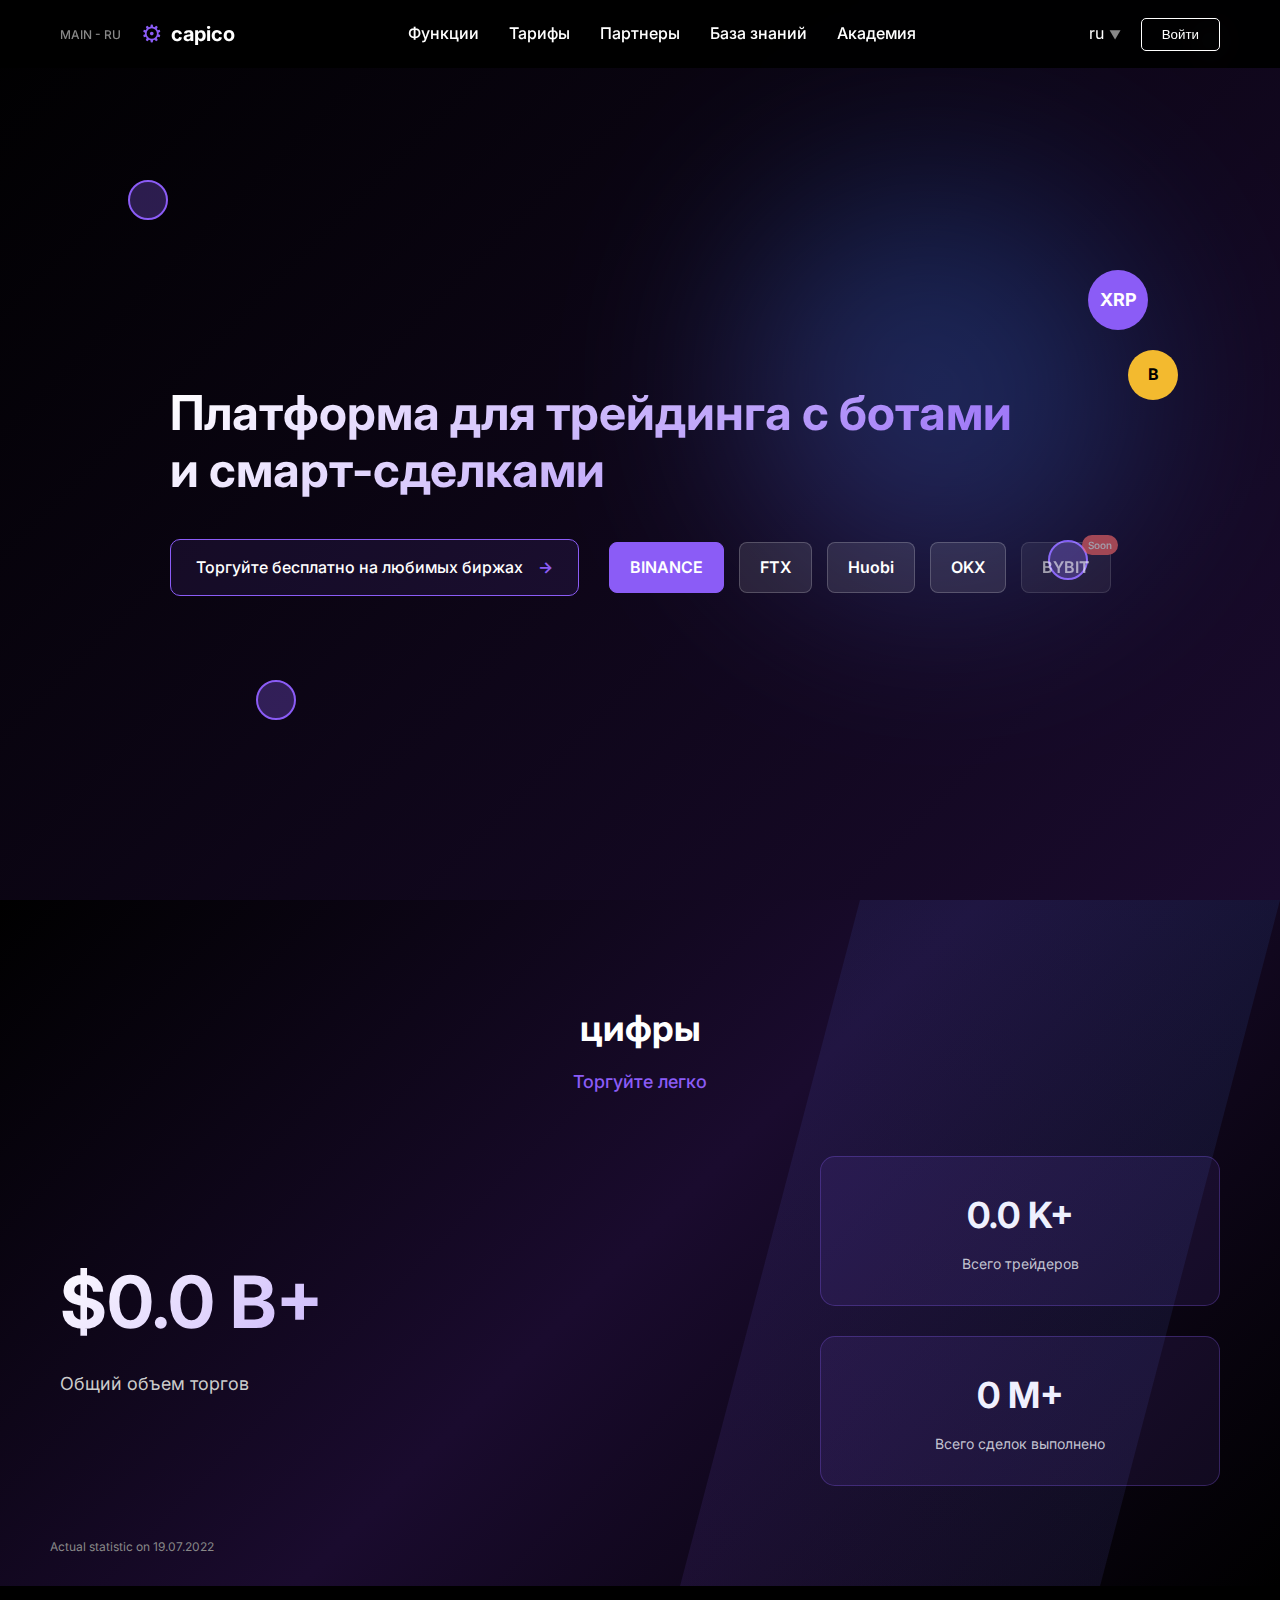
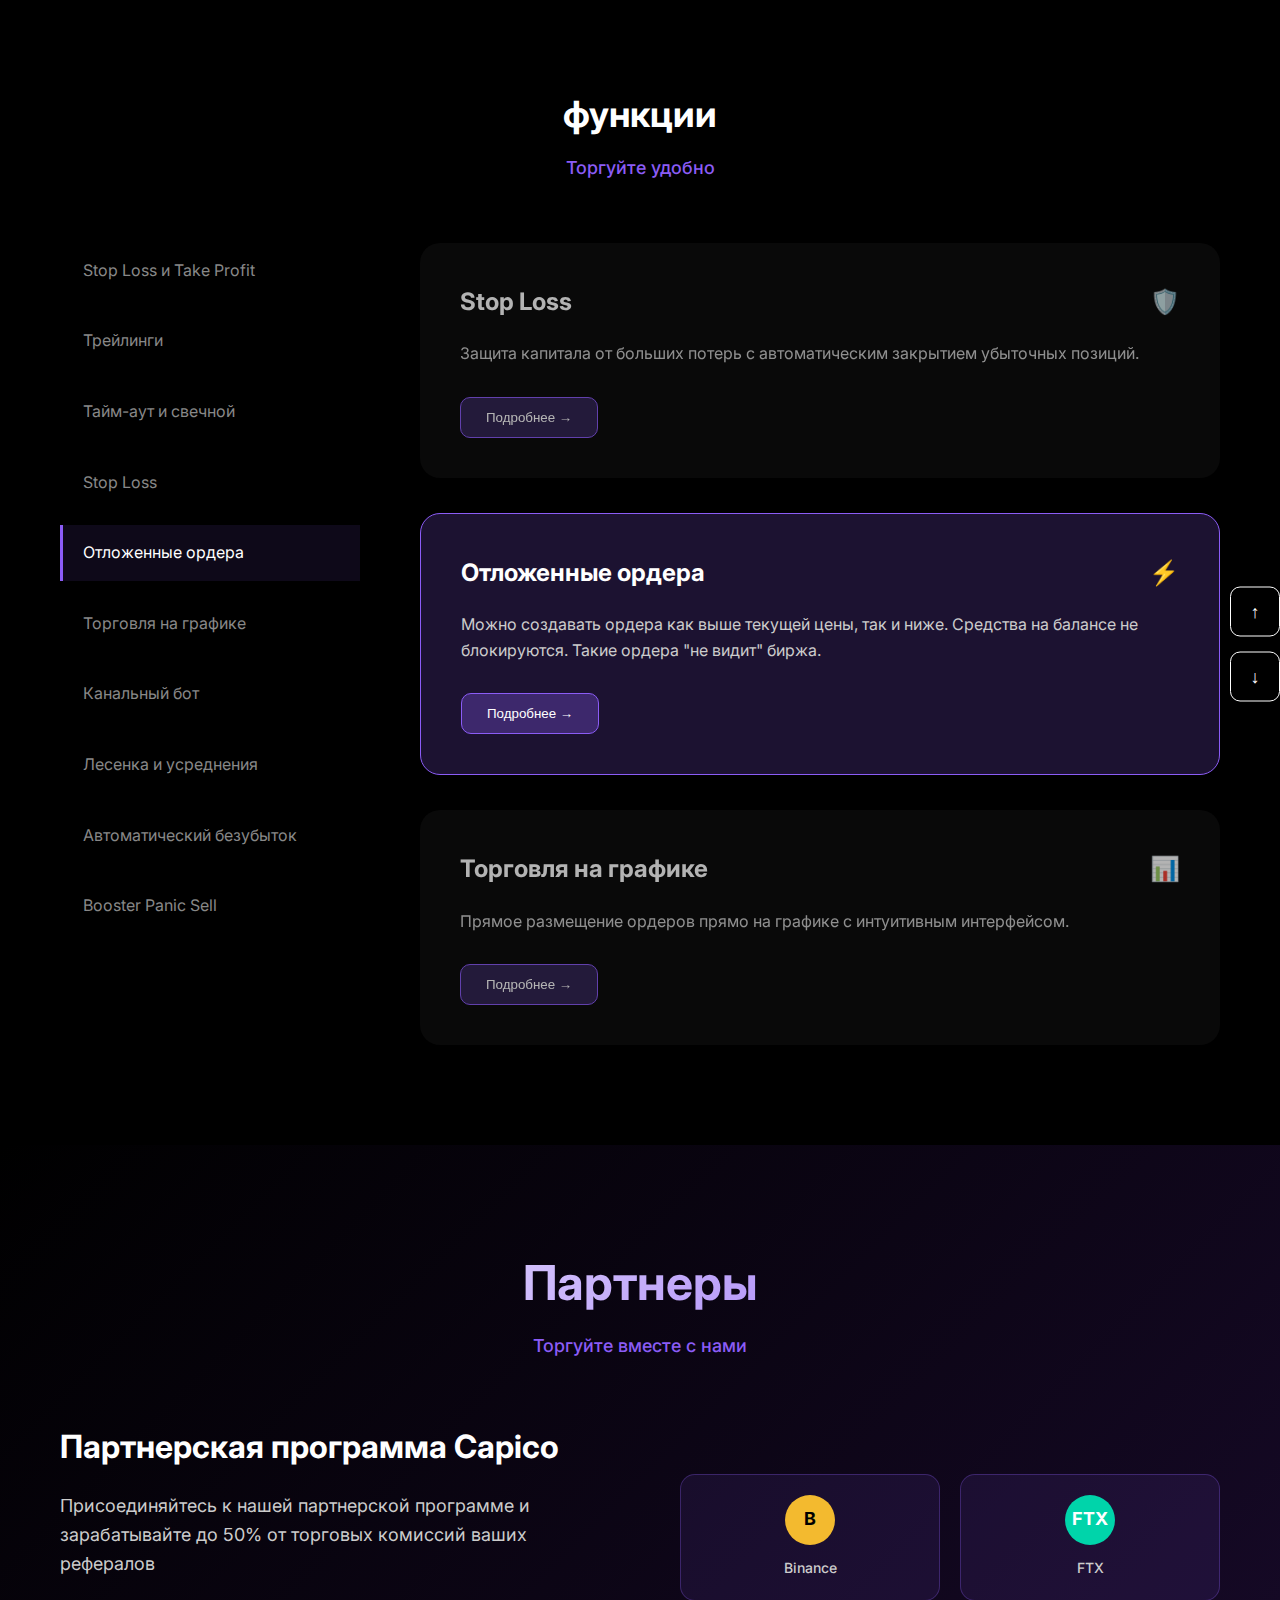
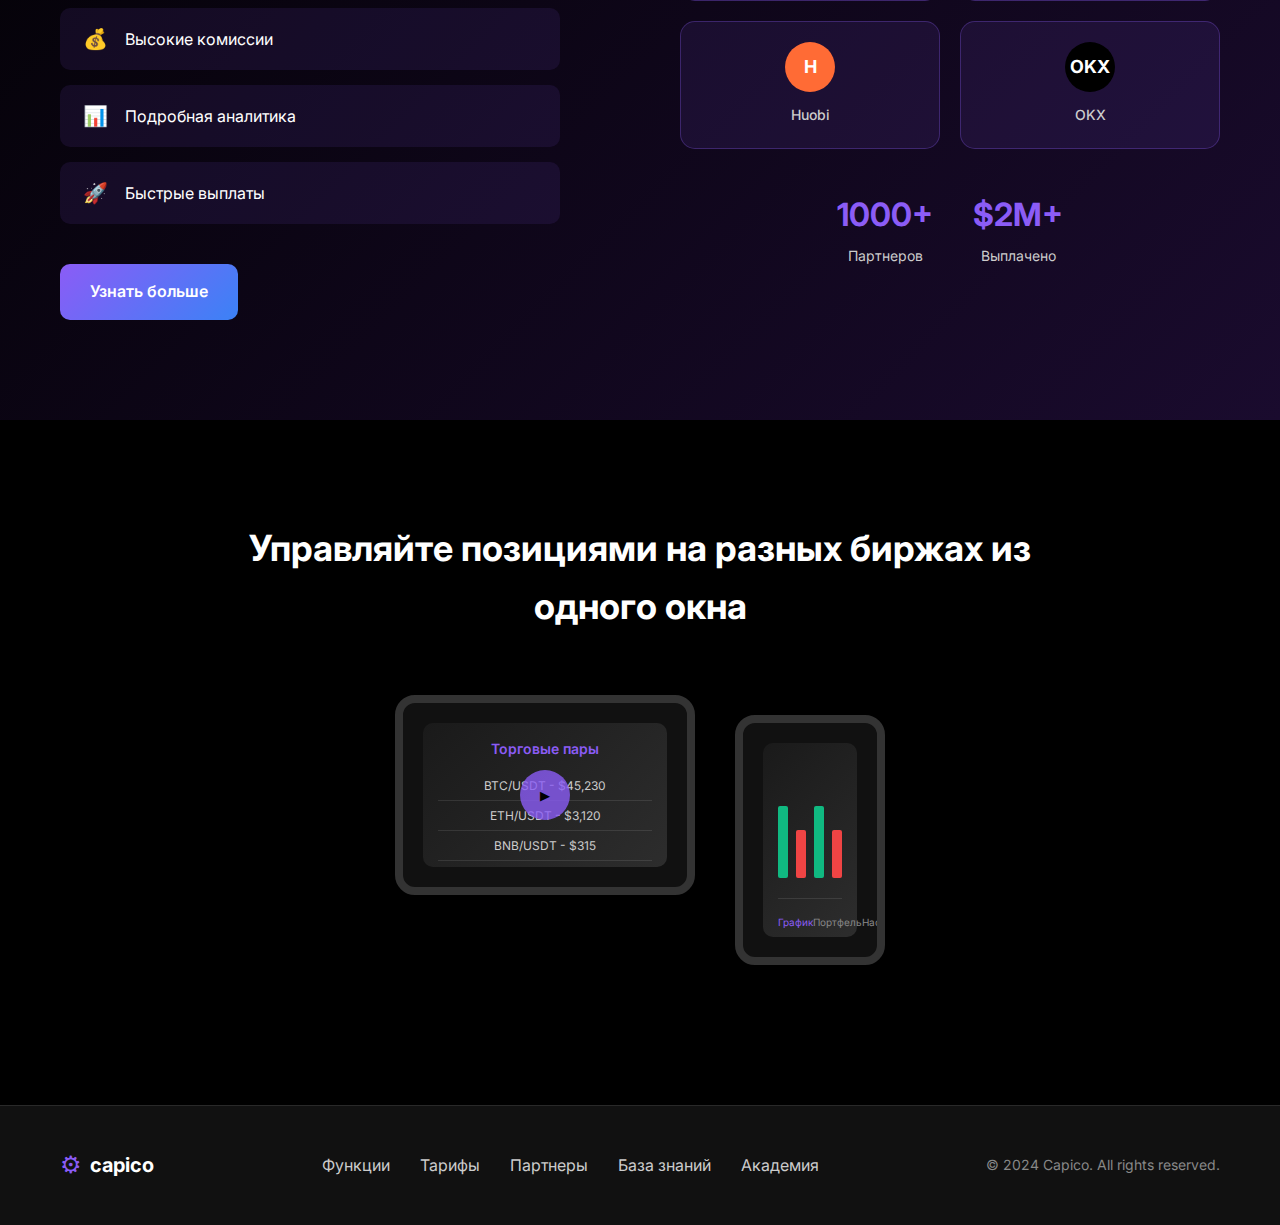
<file: index.html>
<!DOCTYPE html>
<html lang="ru">
<head>
    <meta charset="UTF-8">
    <meta name="viewport" content="width=device-width, initial-scale=1.0">
    <title>Capico - Платформа для трейдинга с ботами и смарт-сделками</title>
    <link rel="stylesheet" href="css/style.css">
    <link href="https://fonts.googleapis.com/css2?family=Inter:wght@300;400;500;600;700&display=swap" rel="stylesheet">
</head>
<body>
    <!-- Header -->
    <header class="header">
        <div class="container">
            <div class="header-content">
                <div class="header-left">
                    <span class="main-tag">MAIN - RU</span>
                    <div class="logo">
                        <div class="logo-icon">⚙</div>
                        <span class="logo-text">capico</span>
                    </div>
                </div>
                
                <div class="header-center">
                    <nav class="nav">
                        <a href="#functions" class="nav-link">Функции</a>
                        <a href="#tariffs" class="nav-link">Тарифы</a>
                        <a href="partners.html" class="nav-link" target="_self">Партнеры</a>
                        <a href="#knowledge" class="nav-link">База знаний</a>
                        <a href="#academy" class="nav-link">Академия</a>
                    </nav>
                </div>
                
                <div class="header-right">
                    <div class="language-selector">
                        <span>ru</span>
                        <span class="dropdown-arrow">▼</span>
                    </div>
                    <button class="login-btn">Войти</button>
                </div>
            </div>
        </div>
    </header>

    <!-- Hero Section -->
    <section class="hero">
        <div class="container">
            <div class="hero-content">
                <div class="hero-text">
                    <h1 class="hero-title">
                        Платформа для трейдинга с ботами<br>
                        и смарт-сделками
                    </h1>
                </div>
                
                <div class="hero-cta">
                    <div class="cta-box">
                        <span>Торгуйте бесплатно на любимых биржах</span>
                        <div class="cta-arrow">→</div>
                    </div>
                    
                    <div class="exchanges">
                        <div class="exchange-btn active">BINANCE</div>
                        <div class="exchange-btn">FTX</div>
                        <div class="exchange-btn">Huobi</div>
                        <div class="exchange-btn">OKX</div>
                        <div class="exchange-btn coming-soon">
                            BYBIT
                            <span class="soon-label">Soon</span>
                        </div>
                    </div>
                </div>
            </div>
        </div>
        
        <!-- Background Graphics -->
        <div class="hero-bg">
            <div class="abstract-lines"></div>
            <div class="crypto-logos">
                <div class="xrp-logo">XRP</div>
                <div class="binance-logo">B</div>
            </div>
            <div class="scroll-arrow">↓</div>
        </div>
    </section>

    <!-- Statistics Section -->
    <section class="statistics" id="statistics">
        <div class="container">
            <div class="stats-header">
                <h2 class="stats-title">цифры</h2>
                <p class="stats-tagline">Торгуйте легко</p>
            </div>
            
            <div class="stats-content">
                <div class="main-stat">
                    <div class="stat-number" data-target="18.5" data-prefix="$" data-suffix=" B+">$0.0 B+</div>
                    <div class="stat-label">Общий объем торгов</div>
                </div>
                
                <div class="secondary-stats">
                    <div class="stat-card">
                        <div class="stat-number" data-target="21.5" data-suffix=" K+">0.0 K+</div>
                        <div class="stat-label">Всего трейдеров</div>
                    </div>
                    <div class="stat-card">
                        <div class="stat-number" data-target="325" data-suffix=" M+">0 M+</div>
                        <div class="stat-label">Всего сделок выполнено</div>
                    </div>
                </div>
            </div>
            
            <div class="stats-date">Actual statistic on 19.07.2022</div>
        </div>
        
        <div class="stats-bg">
            <div class="abstract-waves"></div>
        </div>
    </section>

    <!-- Features Section -->
    <section class="features" id="functions">
        <div class="container">
            <div class="features-header">
                <h2 class="features-title">функции</h2>
                <p class="features-tagline">Торгуйте удобно</p>
            </div>
            
            <div class="features-content">
                <div class="features-sidebar">
                    <div class="feature-item">Stop Loss и Take Profit</div>
                    <div class="feature-item">Трейлинги</div>
                    <div class="feature-item">Тайм-аут и свечной</div>
                    <div class="feature-item">Stop Loss</div>
                    <div class="feature-item active">Отложенные ордера</div>
                    <div class="feature-item">Торговля на графике</div>
                    <div class="feature-item">Канальный бот</div>
                    <div class="feature-item">Лесенка и усреднения</div>
                    <div class="feature-item">Автоматический безубыток</div>
                    <div class="feature-item">Booster Panic Sell</div>
                </div>
                
                <div class="features-main">
                    <div class="feature-cards">
                        <div class="feature-card">
                            <div class="card-header">
                                <h3>Stop Loss и Take Profit</h3>
                                <div class="card-icon">🎯</div>
                            </div>
                            <p class="card-description">
                                Автоматическое закрытие позиций при достижении заданных уровней прибыли или убытка.
                            </p>
                            <button class="card-btn">Подробнее →</button>
                        </div>
                        <div class="feature-card">
                            <div class="card-header">
                                <h3>Трейлинги</h3>
                                <div class="card-icon">📈</div>
                            </div>
                            <p class="card-description">
                                Динамическое перемещение Stop Loss вслед за ценой в прибыльном направлении.
                            </p>
                            <button class="card-btn">Подробнее →</button>
                        </div>
                        <div class="feature-card">
                            <div class="card-header">
                                <h3>Тайм-аут и свечной</h3>
                                <div class="card-icon">⏰</div>
                            </div>
                            <p class="card-description">
                                Управление позициями на основе временных интервалов и анализа свечных паттернов.
                            </p>
                            <button class="card-btn">Подробнее →</button>
                        </div>
                        <div class="feature-card">
                            <div class="card-header">
                                <h3>Stop Loss</h3>
                                <div class="card-icon">🛡️</div>
                            </div>
                            <p class="card-description">
                                Защита капитала от больших потерь с автоматическим закрытием убыточных позиций.
                            </p>
                            <button class="card-btn">Подробнее →</button>
                        </div>
                        <div class="feature-card active">
                            <div class="card-header">
                                <h3>Отложенные ордера</h3>
                                <div class="card-icon">⚡</div>
                            </div>
                            <p class="card-description">
                                Можно создавать ордера как выше текущей цены, так и ниже. 
                                Средства на балансе не блокируются. Такие ордера "не видит" биржа.
                            </p>
                            <button class="card-btn">Подробнее →</button>
                        </div>
                        <div class="feature-card">
                            <div class="card-header">
                                <h3>Торговля на графике</h3>
                                <div class="card-icon">📊</div>
                            </div>
                            <p class="card-description">
                                Прямое размещение ордеров прямо на графике с интуитивным интерфейсом.
                            </p>
                            <button class="card-btn">Подробнее →</button>
                        </div>
                        <div class="feature-card">
                            <div class="card-header">
                                <h3>Канальный бот</h3>
                                <div class="card-icon">🤖</div>
                            </div>
                            <p class="card-description">
                                Автоматическая торговля в рамках ценовых каналов с настраиваемыми параметрами.
                            </p>
                            <button class="card-btn">Подробнее →</button>
                        </div>
                        <div class="feature-card">
                            <div class="card-header">
                                <h3>Лесенка и усреднения</h3>
                                <div class="card-icon">📋</div>
                            </div>
                            <p class="card-description">
                                Стратегии усреднения позиций с постепенным увеличением объема торговли.
                            </p>
                            <button class="card-btn">Подробнее →</button>
                        </div>
                        <div class="feature-card">
                            <div class="card-header">
                                <h3>Автоматический безубыток</h3>
                                <div class="card-icon">⚖️</div>
                            </div>
                            <p class="card-description">
                                Автоматический перевод позиций в безубыток при достижении определенной прибыли.
                            </p>
                            <button class="card-btn">Подробнее →</button>
                        </div>
                        <div class="feature-card">
                            <div class="card-header">
                                <h3>Booster Panic Sell</h3>
                                <div class="card-icon">🚨</div>
                            </div>
                            <p class="card-description">
                                Экстренное закрытие всех позиций одним кликом в случае критической ситуации.
                            </p>
                            <button class="card-btn">Подробнее →</button>
                        </div>
                    </div>
                    
                    <div class="feature-controls">
                        <button class="control-btn up">↑</button>
                        <button class="control-btn down">↓</button>
                    </div>
                </div>
            </div>
        </div>
    </section>

    <!-- Partners Section -->
    <section class="partners-preview" id="partners">
        <div class="container">
            <div class="partners-preview-header">
                <h2 class="partners-preview-title">Партнеры</h2>
                <p class="partners-preview-tagline">Торгуйте вместе с нами</p>
            </div>
            
            <div class="partners-preview-content">
                <div class="partners-preview-text">
                    <h3 class="preview-subtitle">Партнерская программа Capico</h3>
                    <p class="preview-description">
                        Присоединяйтесь к нашей партнерской программе и зарабатывайте 
                        до 50% от торговых комиссий ваших рефералов
                    </p>
                    <div class="preview-benefits">
                        <div class="benefit-item">
                            <span class="benefit-icon">💰</span>
                            <span>Высокие комиссии</span>
                        </div>
                        <div class="benefit-item">
                            <span class="benefit-icon">📊</span>
                            <span>Подробная аналитика</span>
                        </div>
                        <div class="benefit-item">
                            <span class="benefit-icon">🚀</span>
                            <span>Быстрые выплаты</span>
                        </div>
                    </div>
                    <a href="partners.html" class="preview-btn">Узнать больше</a>
                </div>
                
                <div class="partners-preview-graphic">
                    <div class="partner-logos">
                        <div class="partner-logo-item binance">
                            <div class="logo-icon">B</div>
                            <span>Binance</span>
                        </div>
                        <div class="partner-logo-item ftx">
                            <div class="logo-icon">FTX</div>
                            <span>FTX</span>
                        </div>
                        <div class="partner-logo-item huobi">
                            <div class="logo-icon">H</div>
                            <span>Huobi</span>
                        </div>
                        <div class="partner-logo-item okx">
                            <div class="logo-icon">OKX</div>
                            <span>OKX</span>
                        </div>
                    </div>
                    <div class="partnership-stats">
                        <div class="stat-item">
                            <div class="stat-number">1000+</div>
                            <div class="stat-label">Партнеров</div>
                        </div>
                        <div class="stat-item">
                            <div class="stat-number">$2M+</div>
                            <div class="stat-label">Выплачено</div>
                        </div>
                    </div>
                </div>
            </div>
        </div>
    </section>

    <!-- Management Section -->
    <section class="management">
        <div class="container">
            <h2 class="management-title">
                Управляйте позициями на разных биржах из одного окна
            </h2>
            
            <div class="devices">
                <div class="device tablet">
                    <div class="device-screen">
                        <div class="device-content">
                            <div class="data-table">
                                <div class="table-header">Торговые пары</div>
                                <div class="table-row">BTC/USDT - $45,230</div>
                                <div class="table-row">ETH/USDT - $3,120</div>
                                <div class="table-row">BNB/USDT - $315</div>
                            </div>
                            <div class="play-overlay">
                                <button class="device-play-btn">
                                    <span class="play-icon">▶</span>
                                </button>
                            </div>
                        </div>
                    </div>
                </div>
                
                <div class="device phone">
                    <div class="device-screen">
                        <div class="device-content">
                            <div class="chart-area">
                                <div class="candlestick-chart">
                                    <div class="candle green"></div>
                                    <div class="candle red"></div>
                                    <div class="candle green"></div>
                                    <div class="candle red"></div>
                                </div>
                            </div>
                            <div class="device-nav">
                                <div class="nav-item active">График</div>
                                <div class="nav-item">Портфель</div>
                                <div class="nav-item">Настройки</div>
                            </div>
                        </div>
                    </div>
                </div>
            </div>
            
            <div class="floating-coins">
                <div class="coin"></div>
                <div class="coin"></div>
                <div class="coin"></div>
            </div>
        </div>
    </section>

    <!-- Footer -->
    <footer class="footer">
        <div class="container">
            <div class="footer-content">
                <div class="footer-logo">
                    <div class="logo-icon">⚙</div>
                    <span class="logo-text">capico</span>
                </div>
                <div class="footer-links">
                    <a href="#functions">Функции</a>
                    <a href="#tariffs">Тарифы</a>
                    <a href="partners.html">Партнеры</a>
                    <a href="#knowledge">База знаний</a>
                    <a href="#academy">Академия</a>
                </div>
                <div class="footer-social">
                    <span>© 2024 Capico. All rights reserved.</span>
                </div>
            </div>
        </div>
    </footer>

    <script src="js/main.js"></script>
</body>
</html>
</file>
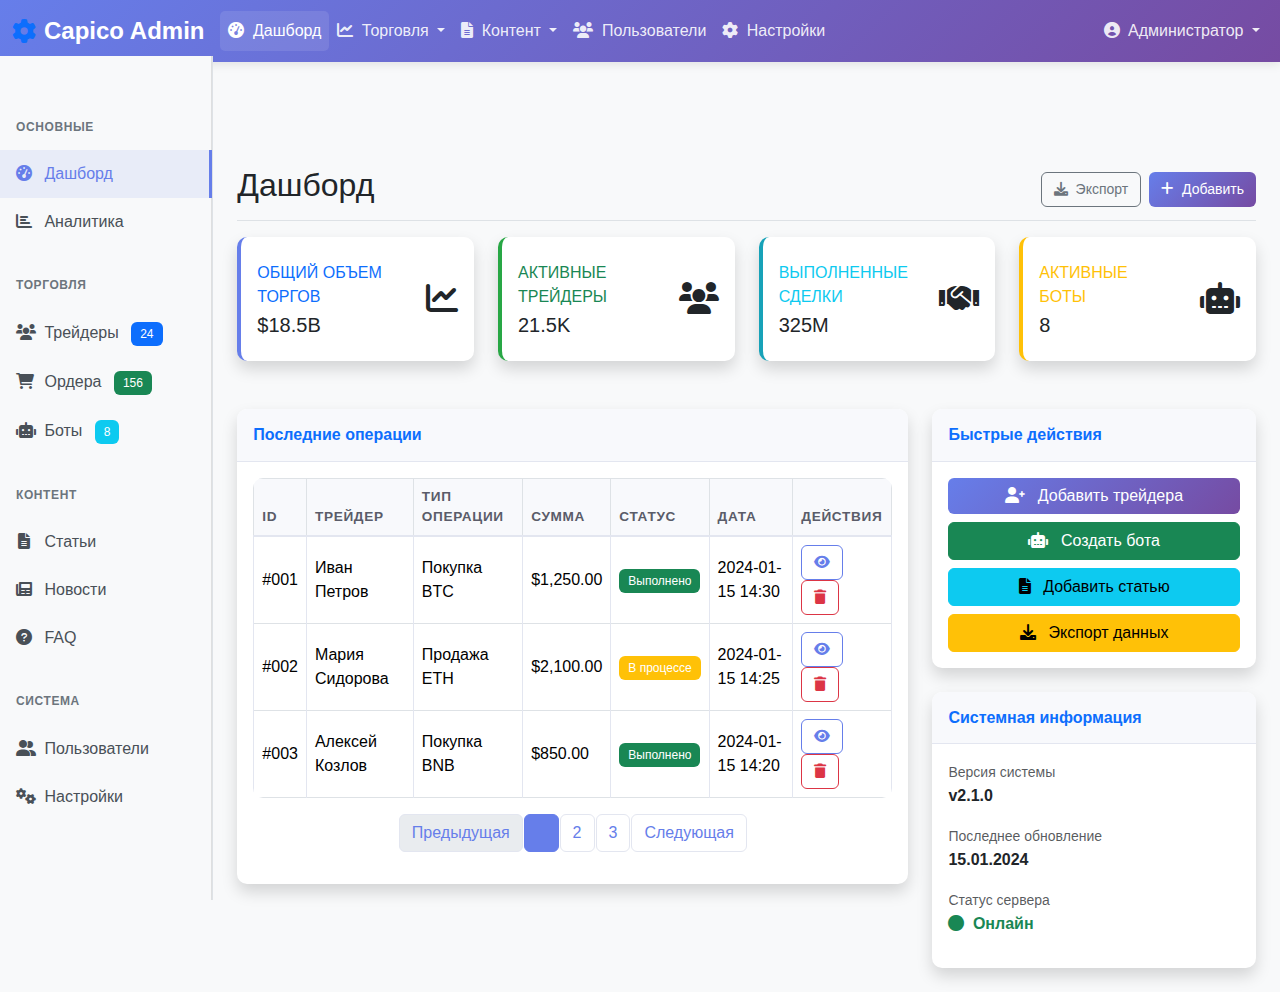
<file: admin/index.html>
<!DOCTYPE html>
<html lang="ru">
<head>
    <meta charset="UTF-8">
    <meta name="viewport" content="width=device-width, initial-scale=1.0">
    <title>Capico Admin - Панель управления</title>
    <link href="https://cdn.jsdelivr.net/npm/bootstrap@5.3.0/dist/css/bootstrap.min.css" rel="stylesheet">
    <link href="https://cdnjs.cloudflare.com/ajax/libs/font-awesome/6.0.0/css/all.min.css" rel="stylesheet">
    <link rel="stylesheet" href="../css/admin.css">
</head>
<body>
    <!-- Admin Header -->
    <nav class="navbar navbar-expand-lg navbar-dark bg-dark admin-header">
        <div class="container-fluid">
            <a class="navbar-brand d-flex align-items-center" href="index.html">
                <i class="fas fa-cog me-2 text-primary"></i>
                <span class="brand-text">Capico Admin</span>
            </a>
            
            <button class="navbar-toggler" type="button" data-bs-toggle="collapse" data-bs-target="#navbarNav">
                <span class="navbar-toggler-icon"></span>
            </button>
            
            <div class="collapse navbar-collapse" id="navbarNav">
                <ul class="navbar-nav me-auto">
                    <li class="nav-item">
                        <a class="nav-link active" href="index.html">
                            <i class="fas fa-tachometer-alt me-1"></i>
                            Дашборд
                        </a>
                    </li>
                    <li class="nav-item dropdown">
                        <a class="nav-link dropdown-toggle" href="#" id="tradingDropdown" role="button" data-bs-toggle="dropdown">
                            <i class="fas fa-chart-line me-1"></i>
                            Торговля
                        </a>
                        <ul class="dropdown-menu">
                            <li><a class="dropdown-item" href="traders.html">Трейдеры</a></li>
                            <li><a class="dropdown-item" href="orders.html">Ордера</a></li>
                            <li><a class="dropdown-item" href="bots.html">Боты</a></li>
                        </ul>
                    </li>
                    <li class="nav-item dropdown">
                        <a class="nav-link dropdown-toggle" href="#" id="contentDropdown" role="button" data-bs-toggle="dropdown">
                            <i class="fas fa-file-alt me-1"></i>
                            Контент
                        </a>
                        <ul class="dropdown-menu">
                            <li><a class="dropdown-item" href="articles.html">Статьи</a></li>
                            <li><a class="dropdown-item" href="news.html">Новости</a></li>
                            <li><a class="dropdown-item" href="faq.html">FAQ</a></li>
                        </ul>
                    </li>
                    <li class="nav-item">
                        <a class="nav-link" href="users.html">
                            <i class="fas fa-users me-1"></i>
                            Пользователи
                        </a>
                    </li>
                    <li class="nav-item">
                        <a class="nav-link" href="settings.html">
                            <i class="fas fa-cog me-1"></i>
                            Настройки
                        </a>
                    </li>
                </ul>
                
                <div class="navbar-nav">
                    <div class="nav-item dropdown">
                        <a class="nav-link dropdown-toggle" href="#" id="userDropdown" role="button" data-bs-toggle="dropdown">
                            <i class="fas fa-user-circle me-1"></i>
                            Администратор
                        </a>
                        <ul class="dropdown-menu dropdown-menu-end">
                            <li><a class="dropdown-item" href="#"><i class="fas fa-user me-2"></i>Профиль</a></li>
                            <li><a class="dropdown-item" href="#"><i class="fas fa-cog me-2"></i>Настройки</a></li>
                            <li><hr class="dropdown-divider"></li>
                            <li><a class="dropdown-item" href="../index.html"><i class="fas fa-sign-out-alt me-2"></i>Выйти</a></li>
                        </ul>
                    </div>
                </div>
            </div>
        </div>
    </nav>

    <!-- Main Content -->
    <div class="container-fluid">
        <div class="row">
            <!-- Sidebar -->
            <nav class="col-md-3 col-lg-2 d-md-block bg-light sidebar">
                <div class="position-sticky pt-3">
                    <div class="sidebar-section">
                        <h6 class="sidebar-heading">Основные</h6>
                        <ul class="nav flex-column">
                            <li class="nav-item">
                                <a class="nav-link active" href="index.html">
                                    <i class="fas fa-tachometer-alt me-2"></i>
                                    Дашборд
                                </a>
                            </li>
                            <li class="nav-item">
                                <a class="nav-link" href="analytics.html">
                                    <i class="fas fa-chart-bar me-2"></i>
                                    Аналитика
                                </a>
                            </li>
                        </ul>
                    </div>
                    
                    <div class="sidebar-section">
                        <h6 class="sidebar-heading">Торговля</h6>
                        <ul class="nav flex-column">
                            <li class="nav-item">
                                <a class="nav-link" href="traders.html">
                                    <i class="fas fa-users me-2"></i>
                                    Трейдеры
                                    <span class="badge bg-primary ms-2">24</span>
                                </a>
                            </li>
                            <li class="nav-item">
                                <a class="nav-link" href="orders.html">
                                    <i class="fas fa-shopping-cart me-2"></i>
                                    Ордера
                                    <span class="badge bg-success ms-2">156</span>
                                </a>
                            </li>
                            <li class="nav-item">
                                <a class="nav-link" href="bots.html">
                                    <i class="fas fa-robot me-2"></i>
                                    Боты
                                    <span class="badge bg-info ms-2">8</span>
                                </a>
                            </li>
                        </ul>
                    </div>
                    
                    <div class="sidebar-section">
                        <h6 class="sidebar-heading">Контент</h6>
                        <ul class="nav flex-column">
                            <li class="nav-item">
                                <a class="nav-link" href="articles.html">
                                    <i class="fas fa-file-alt me-2"></i>
                                    Статьи
                                </a>
                            </li>
                            <li class="nav-item">
                                <a class="nav-link" href="news.html">
                                    <i class="fas fa-newspaper me-2"></i>
                                    Новости
                                </a>
                            </li>
                            <li class="nav-item">
                                <a class="nav-link" href="faq.html">
                                    <i class="fas fa-question-circle me-2"></i>
                                    FAQ
                                </a>
                            </li>
                        </ul>
                    </div>
                    
                    <div class="sidebar-section">
                        <h6 class="sidebar-heading">Система</h6>
                        <ul class="nav flex-column">
                            <li class="nav-item">
                                <a class="nav-link" href="users.html">
                                    <i class="fas fa-user-friends me-2"></i>
                                    Пользователи
                                </a>
                            </li>
                            <li class="nav-item">
                                <a class="nav-link" href="settings.html">
                                    <i class="fas fa-cogs me-2"></i>
                                    Настройки
                                </a>
                            </li>
                        </ul>
                    </div>
                </div>
            </nav>

            <!-- Main Content Area -->
            <main class="col-md-9 ms-sm-auto col-lg-10 px-md-4 main-content">
                <!-- Dashboard Header -->
                <div class="d-flex justify-content-between flex-wrap flex-md-nowrap align-items-center pt-3 pb-2 mb-3 border-bottom">
                    <h1 class="h2">Дашборд</h1>
                    <div class="btn-toolbar mb-2 mb-md-0">
                        <div class="btn-group me-2">
                            <button type="button" class="btn btn-sm btn-outline-secondary">
                                <i class="fas fa-download me-1"></i>
                                Экспорт
                            </button>
                        </div>
                        <button type="button" class="btn btn-sm btn-primary">
                            <i class="fas fa-plus me-1"></i>
                            Добавить
                        </button>
                    </div>
                </div>

                <!-- Stats Cards -->
                <div class="row mb-4">
                    <div class="col-xl-3 col-md-6 mb-4">
                        <div class="card border-left-primary shadow h-100 py-2">
                            <div class="card-body">
                                <div class="row no-gutters align-items-center">
                                    <div class="col mr-2">
                                        <div class="text-xs font-weight-bold text-primary text-uppercase mb-1">
                                            Общий объем торгов
                                        </div>
                                        <div class="h5 mb-0 font-weight-bold text-gray-800">$18.5B</div>
                                    </div>
                                    <div class="col-auto">
                                        <i class="fas fa-chart-line fa-2x text-gray-300"></i>
                                    </div>
                                </div>
                            </div>
                        </div>
                    </div>

                    <div class="col-xl-3 col-md-6 mb-4">
                        <div class="card border-left-success shadow h-100 py-2">
                            <div class="card-body">
                                <div class="row no-gutters align-items-center">
                                    <div class="col mr-2">
                                        <div class="text-xs font-weight-bold text-success text-uppercase mb-1">
                                            Активные трейдеры
                                        </div>
                                        <div class="h5 mb-0 font-weight-bold text-gray-800">21.5K</div>
                                    </div>
                                    <div class="col-auto">
                                        <i class="fas fa-users fa-2x text-gray-300"></i>
                                    </div>
                                </div>
                            </div>
                        </div>
                    </div>

                    <div class="col-xl-3 col-md-6 mb-4">
                        <div class="card border-left-info shadow h-100 py-2">
                            <div class="card-body">
                                <div class="row no-gutters align-items-center">
                                    <div class="col mr-2">
                                        <div class="text-xs font-weight-bold text-info text-uppercase mb-1">
                                            Выполненные сделки
                                        </div>
                                        <div class="h5 mb-0 font-weight-bold text-gray-800">325M</div>
                                    </div>
                                    <div class="col-auto">
                                        <i class="fas fa-handshake fa-2x text-gray-300"></i>
                                    </div>
                                </div>
                            </div>
                        </div>
                    </div>

                    <div class="col-xl-3 col-md-6 mb-4">
                        <div class="card border-left-warning shadow h-100 py-2">
                            <div class="card-body">
                                <div class="row no-gutters align-items-center">
                                    <div class="col mr-2">
                                        <div class="text-xs font-weight-bold text-warning text-uppercase mb-1">
                                            Активные боты
                                        </div>
                                        <div class="h5 mb-0 font-weight-bold text-gray-800">8</div>
                                    </div>
                                    <div class="col-auto">
                                        <i class="fas fa-robot fa-2x text-gray-300"></i>
                                    </div>
                                </div>
                            </div>
                        </div>
                    </div>
                </div>

                <!-- Recent Activity -->
                <div class="row">
                    <div class="col-lg-8">
                        <div class="card shadow mb-4">
                            <div class="card-header py-3">
                                <h6 class="m-0 font-weight-bold text-primary">Последние операции</h6>
                            </div>
                            <div class="card-body">
                                <div class="table-responsive">
                                    <table class="table table-bordered" id="recentOperations">
                                        <thead>
                                            <tr>
                                                <th>ID</th>
                                                <th>Трейдер</th>
                                                <th>Тип операции</th>
                                                <th>Сумма</th>
                                                <th>Статус</th>
                                                <th>Дата</th>
                                                <th>Действия</th>
                                            </tr>
                                        </thead>
                                        <tbody>
                                            <tr>
                                                <td>#001</td>
                                                <td>Иван Петров</td>
                                                <td>Покупка BTC</td>
                                                <td>$1,250.00</td>
                                                <td><span class="badge bg-success">Выполнено</span></td>
                                                <td>2024-01-15 14:30</td>
                                                <td>
                                                    <button class="btn btn-sm btn-outline-primary" onclick="viewOperation(1)">
                                                        <i class="fas fa-eye"></i>
                                                    </button>
                                                    <button class="btn btn-sm btn-outline-danger" onclick="deleteOperation(1)">
                                                        <i class="fas fa-trash"></i>
                                                    </button>
                                                </td>
                                            </tr>
                                            <tr>
                                                <td>#002</td>
                                                <td>Мария Сидорова</td>
                                                <td>Продажа ETH</td>
                                                <td>$2,100.00</td>
                                                <td><span class="badge bg-warning">В процессе</span></td>
                                                <td>2024-01-15 14:25</td>
                                                <td>
                                                    <button class="btn btn-sm btn-outline-primary" onclick="viewOperation(2)">
                                                        <i class="fas fa-eye"></i>
                                                    </button>
                                                    <button class="btn btn-sm btn-outline-danger" onclick="deleteOperation(2)">
                                                        <i class="fas fa-trash"></i>
                                                    </button>
                                                </td>
                                            </tr>
                                            <tr>
                                                <td>#003</td>
                                                <td>Алексей Козлов</td>
                                                <td>Покупка BNB</td>
                                                <td>$850.00</td>
                                                <td><span class="badge bg-success">Выполнено</span></td>
                                                <td>2024-01-15 14:20</td>
                                                <td>
                                                    <button class="btn btn-sm btn-outline-primary" onclick="viewOperation(3)">
                                                        <i class="fas fa-eye"></i>
                                                    </button>
                                                    <button class="btn btn-sm btn-outline-danger" onclick="deleteOperation(3)">
                                                        <i class="fas fa-trash"></i>
                                                    </button>
                                                </td>
                                            </tr>
                                        </tbody>
                                    </table>
                                </div>
                                
                                <!-- Pagination -->
                                <nav aria-label="Page navigation">
                                    <ul class="pagination justify-content-center">
                                        <li class="page-item disabled">
                                            <a class="page-link" href="#" tabindex="-1">Предыдущая</a>
                                        </li>
                                        <li class="page-item active"><a class="page-link" href="#">1</a></li>
                                        <li class="page-item"><a class="page-link" href="#">2</a></li>
                                        <li class="page-item"><a class="page-link" href="#">3</a></li>
                                        <li class="page-item">
                                            <a class="page-link" href="#">Следующая</a>
                                        </li>
                                    </ul>
                                </nav>
                            </div>
                        </div>
                    </div>

                    <div class="col-lg-4">
                        <div class="card shadow mb-4">
                            <div class="card-header py-3">
                                <h6 class="m-0 font-weight-bold text-primary">Быстрые действия</h6>
                            </div>
                            <div class="card-body">
                                <div class="d-grid gap-2">
                                    <button class="btn btn-primary" data-bs-toggle="modal" data-bs-target="#addTraderModal">
                                        <i class="fas fa-user-plus me-2"></i>
                                        Добавить трейдера
                                    </button>
                                    <button class="btn btn-success" data-bs-toggle="modal" data-bs-target="#addBotModal">
                                        <i class="fas fa-robot me-2"></i>
                                        Создать бота
                                    </button>
                                    <button class="btn btn-info" data-bs-toggle="modal" data-bs-target="#addArticleModal">
                                        <i class="fas fa-file-alt me-2"></i>
                                        Добавить статью
                                    </button>
                                    <button class="btn btn-warning" onclick="exportData()">
                                        <i class="fas fa-download me-2"></i>
                                        Экспорт данных
                                    </button>
                                </div>
                            </div>
                        </div>

                        <div class="card shadow mb-4">
                            <div class="card-header py-3">
                                <h6 class="m-0 font-weight-bold text-primary">Системная информация</h6>
                            </div>
                            <div class="card-body">
                                <div class="mb-3">
                                    <small class="text-muted">Версия системы</small>
                                    <div class="fw-bold">v2.1.0</div>
                                </div>
                                <div class="mb-3">
                                    <small class="text-muted">Последнее обновление</small>
                                    <div class="fw-bold">15.01.2024</div>
                                </div>
                                <div class="mb-3">
                                    <small class="text-muted">Статус сервера</small>
                                    <div class="fw-bold text-success">
                                        <i class="fas fa-circle me-1"></i>
                                        Онлайн
                                    </div>
                                </div>
                            </div>
                        </div>
                    </div>
                </div>
            </main>
        </div>
    </div>

    <!-- Add Trader Modal -->
    <div class="modal fade" id="addTraderModal" tabindex="-1">
        <div class="modal-dialog">
            <div class="modal-content">
                <div class="modal-header">
                    <h5 class="modal-title">Добавить трейдера</h5>
                    <button type="button" class="btn-close" data-bs-dismiss="modal"></button>
                </div>
                <div class="modal-body">
                    <form id="addTraderForm">
                        <div class="mb-3">
                            <label for="traderName" class="form-label">Имя</label>
                            <input type="text" class="form-control" id="traderName" required>
                        </div>
                        <div class="mb-3">
                            <label for="traderEmail" class="form-label">Email</label>
                            <input type="email" class="form-control" id="traderEmail" required>
                        </div>
                        <div class="mb-3">
                            <label for="traderBalance" class="form-label">Начальный баланс</label>
                            <input type="number" class="form-control" id="traderBalance" step="0.01" required>
                        </div>
                        <div class="mb-3">
                            <label for="traderLevel" class="form-label">Уровень</label>
                            <select class="form-select" id="traderLevel" required>
                                <option value="">Выберите уровень</option>
                                <option value="beginner">Начинающий</option>
                                <option value="intermediate">Средний</option>
                                <option value="advanced">Продвинутый</option>
                                <option value="expert">Эксперт</option>
                            </select>
                        </div>
                    </form>
                </div>
                <div class="modal-footer">
                    <button type="button" class="btn btn-secondary" data-bs-dismiss="modal">Отмена</button>
                    <button type="button" class="btn btn-primary" onclick="addTrader()">Добавить</button>
                </div>
            </div>
        </div>
    </div>

    <!-- Add Bot Modal -->
    <div class="modal fade" id="addBotModal" tabindex="-1">
        <div class="modal-dialog">
            <div class="modal-content">
                <div class="modal-header">
                    <h5 class="modal-title">Создать бота</h5>
                    <button type="button" class="btn-close" data-bs-dismiss="modal"></button>
                </div>
                <div class="modal-body">
                    <form id="addBotForm">
                        <div class="mb-3">
                            <label for="botName" class="form-label">Название бота</label>
                            <input type="text" class="form-control" id="botName" required>
                        </div>
                        <div class="mb-3">
                            <label for="botStrategy" class="form-label">Стратегия</label>
                            <select class="form-select" id="botStrategy" required>
                                <option value="">Выберите стратегию</option>
                                <option value="scalping">Скальпинг</option>
                                <option value="swing">Свинг-трейдинг</option>
                                <option value="arbitrage">Арбитраж</option>
                                <option value="dca">DCA</option>
                            </select>
                        </div>
                        <div class="mb-3">
                            <label for="botCapital" class="form-label">Капитал</label>
                            <input type="number" class="form-control" id="botCapital" step="0.01" required>
                        </div>
                        <div class="mb-3">
                            <div class="form-check">
                                <input class="form-check-input" type="checkbox" id="botAutoStart">
                                <label class="form-check-label" for="botAutoStart">
                                    Запустить автоматически
                                </label>
                            </div>
                        </div>
                    </form>
                </div>
                <div class="modal-footer">
                    <button type="button" class="btn btn-secondary" data-bs-dismiss="modal">Отмена</button>
                    <button type="button" class="btn btn-primary" onclick="addBot()">Создать</button>
                </div>
            </div>
        </div>
    </div>

    <!-- Add Article Modal -->
    <div class="modal fade" id="addArticleModal" tabindex="-1">
        <div class="modal-dialog modal-lg">
            <div class="modal-content">
                <div class="modal-header">
                    <h5 class="modal-title">Добавить статью</h5>
                    <button type="button" class="btn-close" data-bs-dismiss="modal"></button>
                </div>
                <div class="modal-body">
                    <form id="addArticleForm">
                        <div class="mb-3">
                            <label for="articleTitle" class="form-label">Заголовок</label>
                            <input type="text" class="form-control" id="articleTitle" required>
                        </div>
                        <div class="mb-3">
                            <label for="articleCategory" class="form-label">Категория</label>
                            <select class="form-select" id="articleCategory" required>
                                <option value="">Выберите категорию</option>
                                <option value="trading">Трейдинг</option>
                                <option value="analysis">Анализ</option>
                                <option value="news">Новости</option>
                                <option value="education">Обучение</option>
                            </select>
                        </div>
                        <div class="mb-3">
                            <label for="articleContent" class="form-label">Содержание</label>
                            <textarea class="form-control" id="articleContent" rows="8" required></textarea>
                        </div>
                        <div class="mb-3">
                            <div class="form-check">
                                <input class="form-check-input" type="checkbox" id="articlePublished">
                                <label class="form-check-label" for="articlePublished">
                                    Опубликовать сразу
                                </label>
                            </div>
                        </div>
                    </form>
                </div>
                <div class="modal-footer">
                    <button type="button" class="btn btn-secondary" data-bs-dismiss="modal">Отмена</button>
                    <button type="button" class="btn btn-primary" onclick="addArticle()">Добавить</button>
                </div>
            </div>
        </div>
    </div>

    <script src="https://cdn.jsdelivr.net/npm/bootstrap@5.3.0/dist/js/bootstrap.bundle.min.js"></script>
    <script src="../js/admin.js"></script>
</body>
</html>
</file>
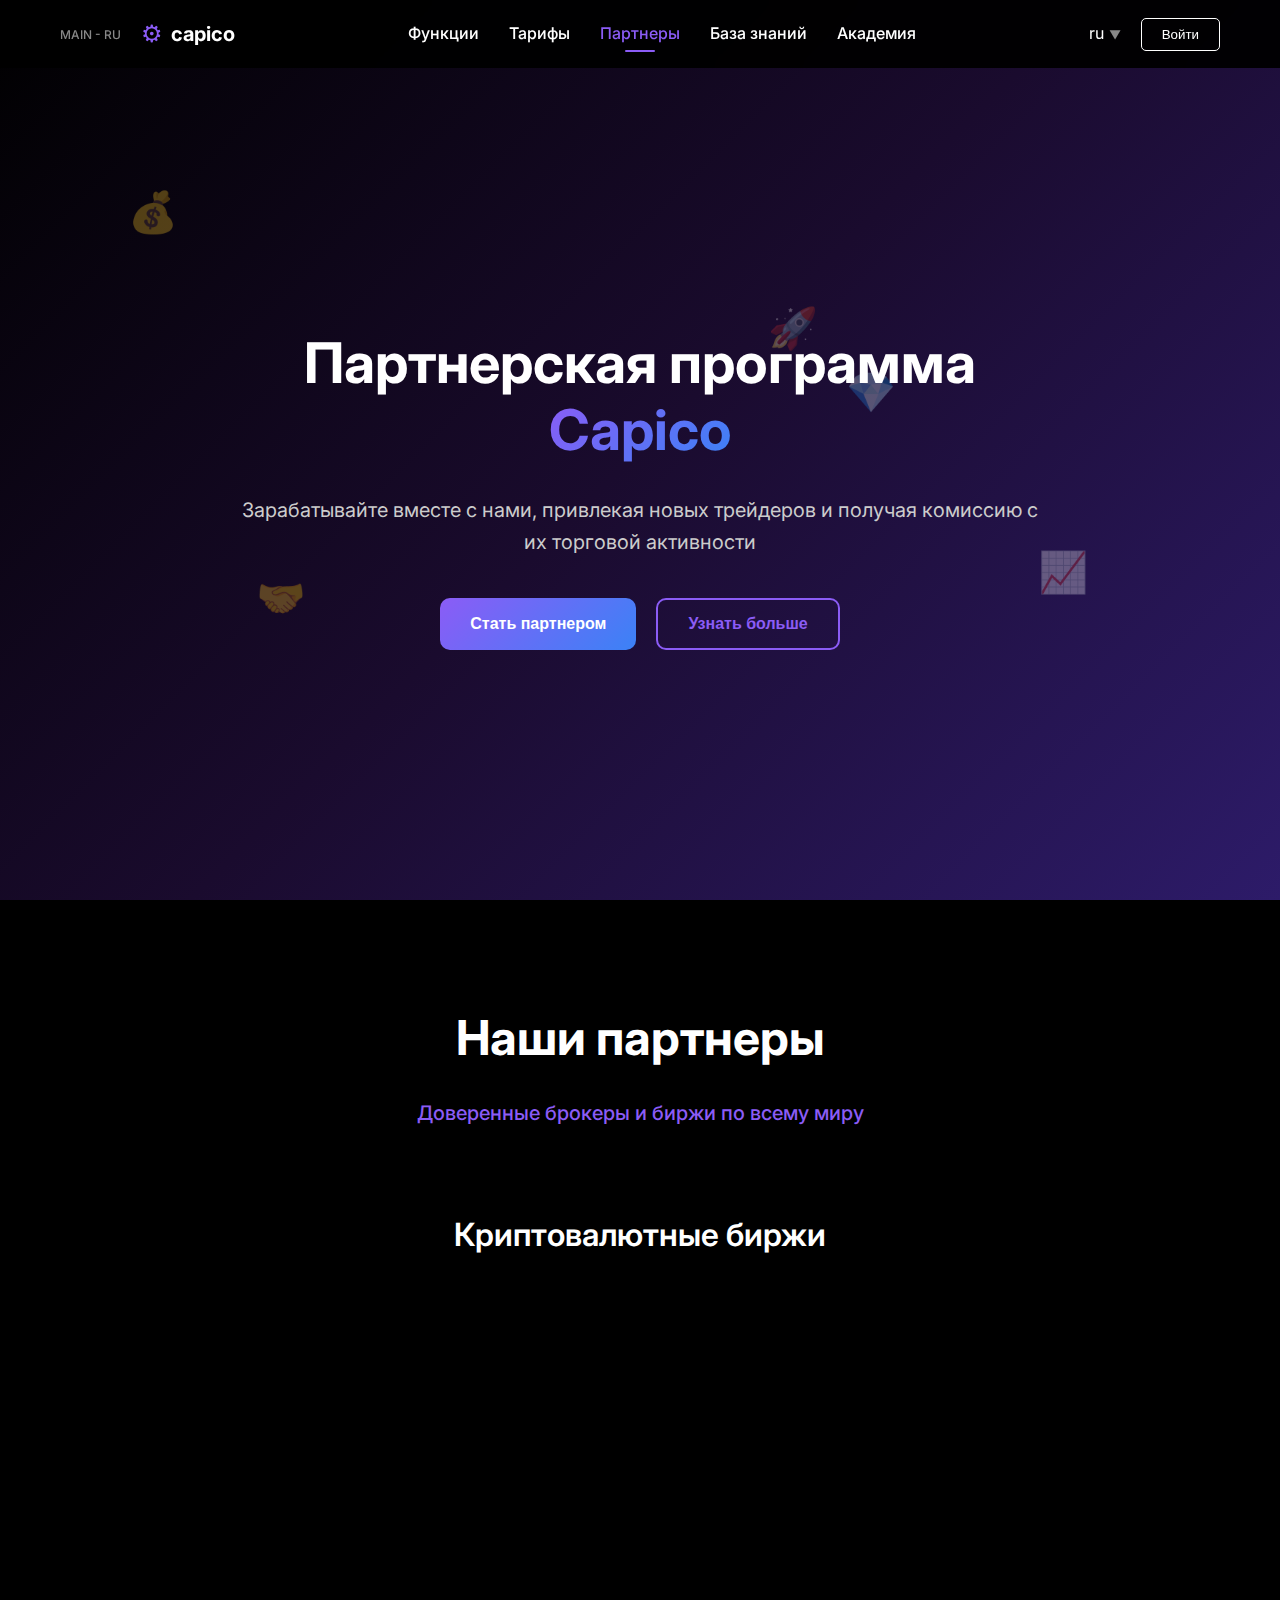
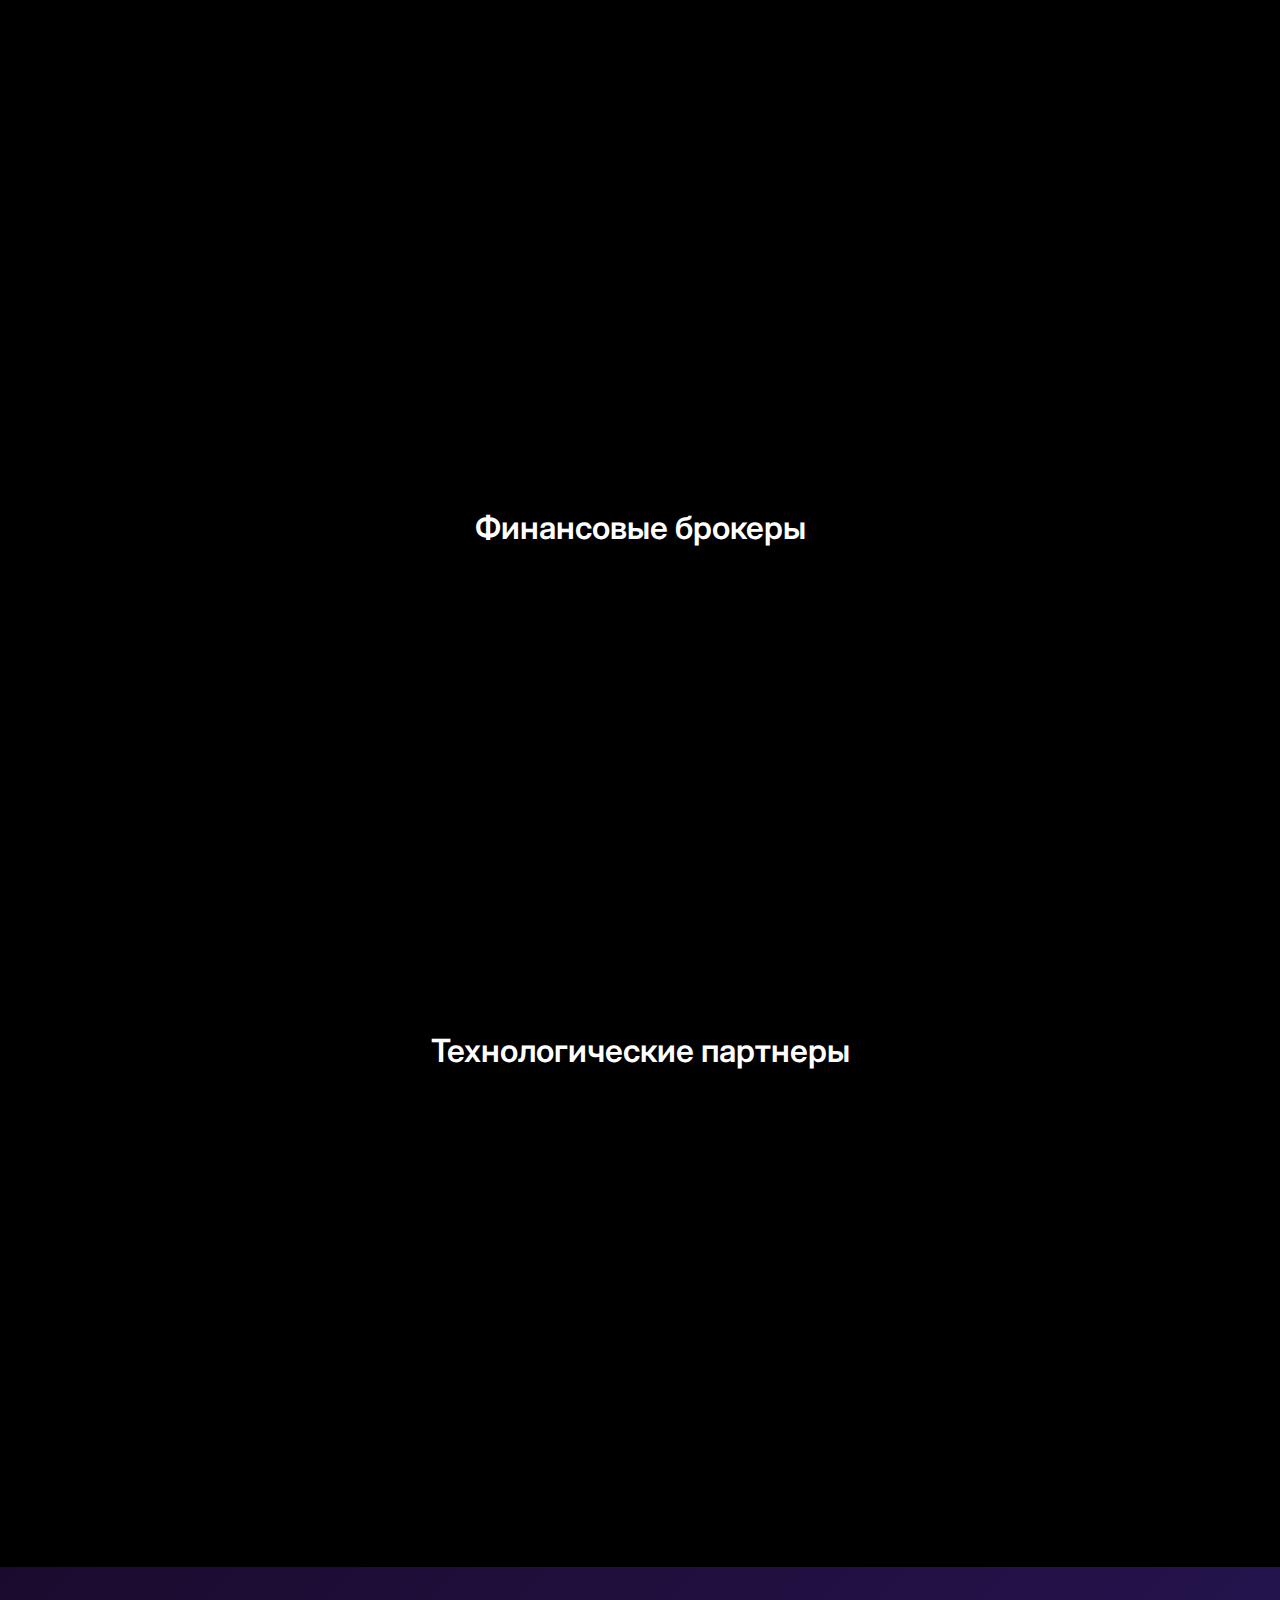
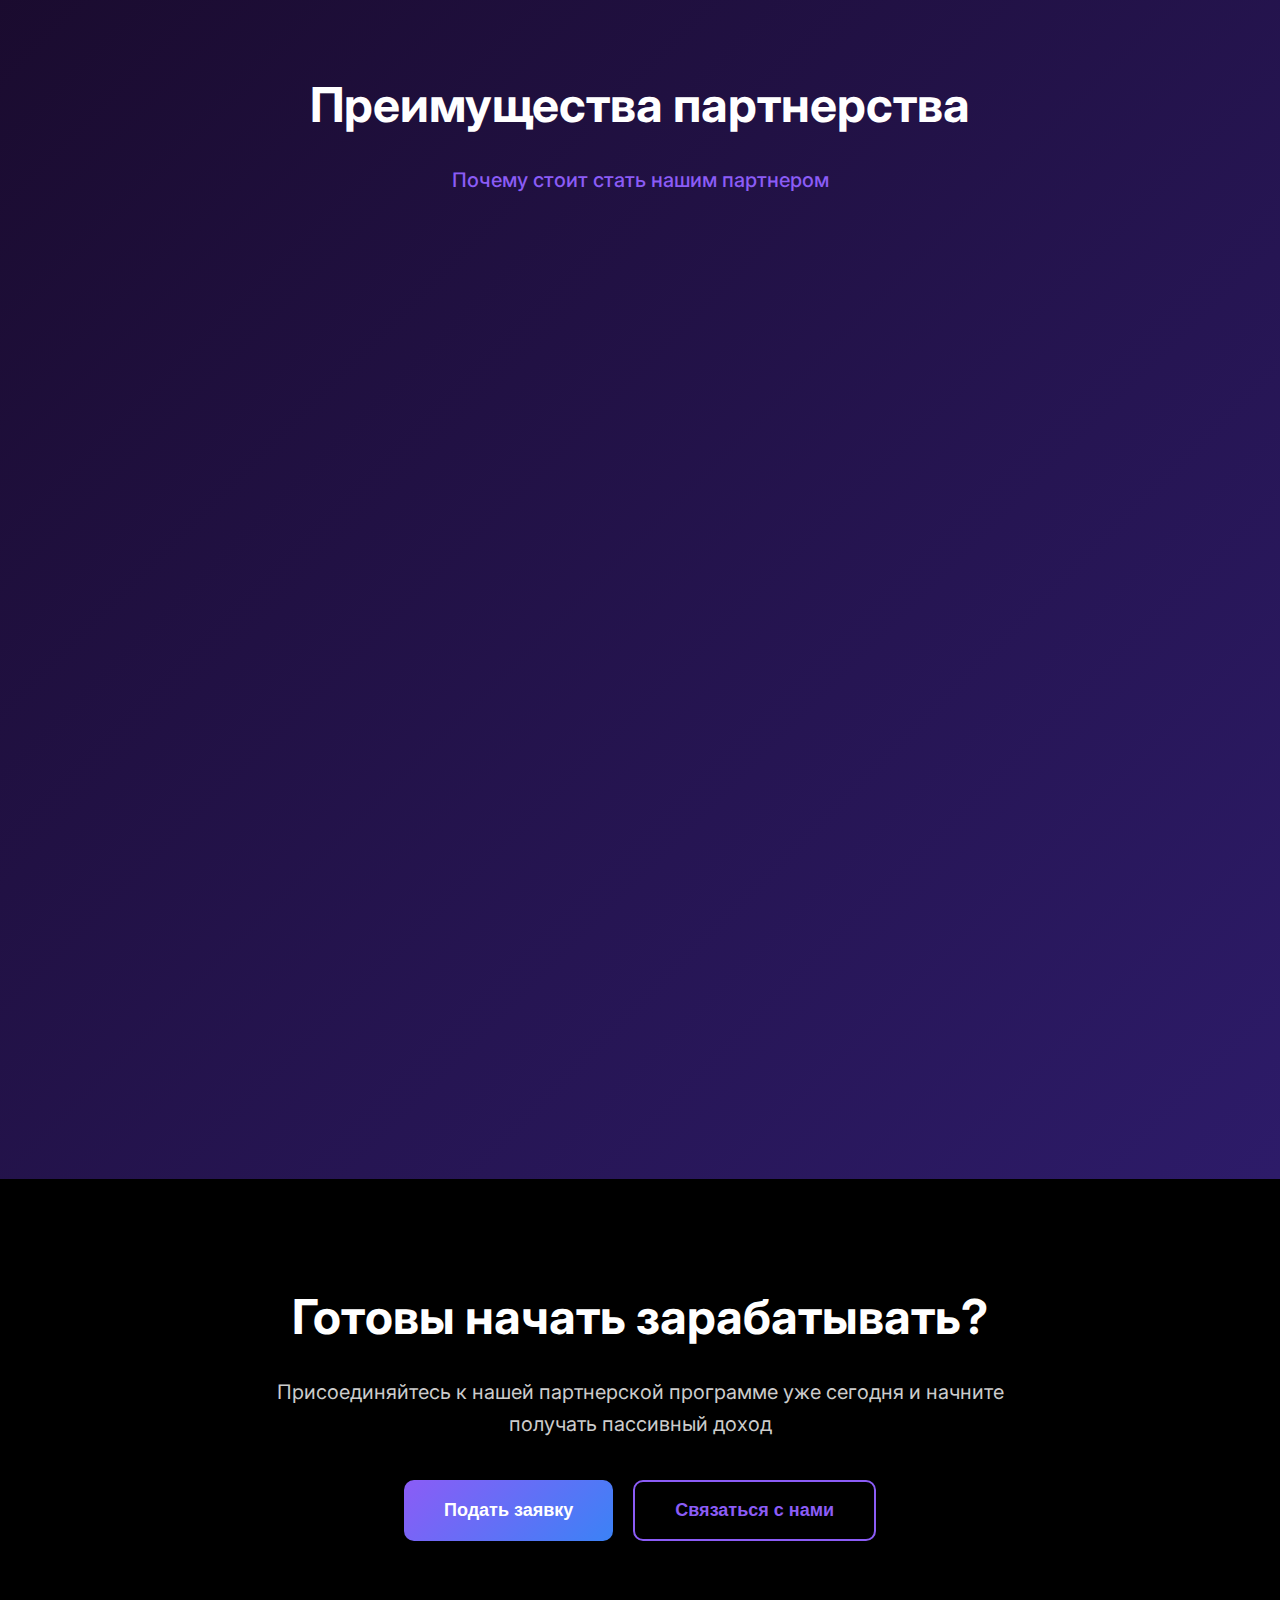
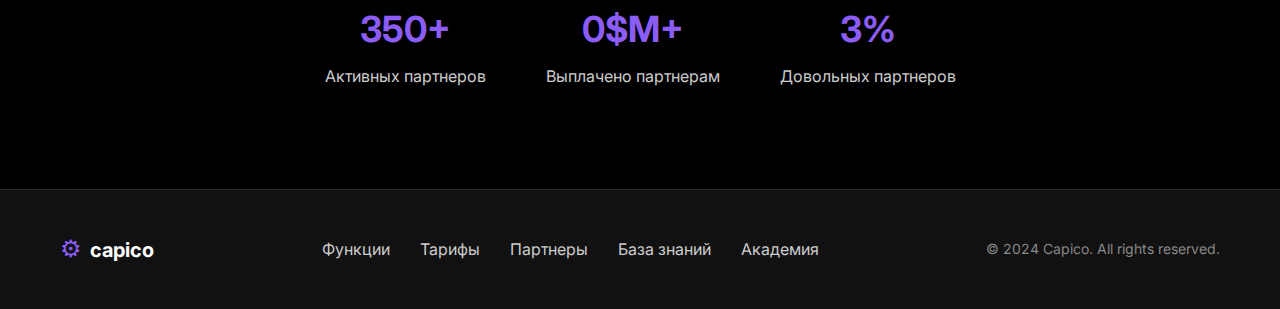
<file: partners.html>
<!DOCTYPE html>
<html lang="ru">
<head>
    <meta charset="UTF-8">
    <meta name="viewport" content="width=device-width, initial-scale=1.0">
    <title>Capico - Партнеры</title>
    <link rel="stylesheet" href="css/style.css">
    <link rel="stylesheet" href="css/partners.css">
    <link href="https://fonts.googleapis.com/css2?family=Inter:wght@300;400;500;600;700&display=swap" rel="stylesheet">
</head>
<body>
    <!-- Header -->
    <header class="header">
        <div class="container">
            <div class="header-content">
                <div class="header-left">
                    <span class="main-tag">MAIN - RU</span>
                    <div class="logo">
                        <div class="logo-icon">⚙</div>
                        <span class="logo-text">capico</span>
                    </div>
                </div>
                
                <div class="header-center">
                    <nav class="nav">
                        <a href="index.html#functions" class="nav-link">Функции</a>
                        <a href="index.html#tariffs" class="nav-link">Тарифы</a>
                        <a href="partners.html" class="nav-link active">Партнеры</a>
                        <a href="index.html#knowledge" class="nav-link">База знаний</a>
                        <a href="index.html#academy" class="nav-link">Академия</a>
                    </nav>
                </div>
                
                <div class="header-right">
                    <div class="language-selector">
                        <span>ru</span>
                        <span class="dropdown-arrow">▼</span>
                    </div>
                    <button class="login-btn">Войти</button>
                </div>
            </div>
        </div>
    </header>

    <!-- Hero Section -->
    <section class="partners-hero">
        <div class="container">
            <div class="partners-hero-content">
                <h1 class="partners-title">
                    Партнерская программа<br>
                    <span class="highlight">Capico</span>
                </h1>
                <p class="partners-subtitle">
                    Зарабатывайте вместе с нами, привлекая новых трейдеров 
                    и получая комиссию с их торговой активности
                </p>
                <div class="partners-cta">
                    <button class="btn-primary">Стать партнером</button>
                    <button class="btn-secondary">Узнать больше</button>
                </div>
            </div>
        </div>
        
        <!-- Background Graphics -->
        <div class="partners-bg">
            <div class="floating-elements">
                <div class="element element-1">💰</div>
                <div class="element element-2">📈</div>
                <div class="element element-3">🤝</div>
                <div class="element element-4">💎</div>
                <div class="element element-5">🚀</div>
            </div>
        </div>
    </section>

    <!-- Partners Grid Section -->
    <section class="partners-grid">
        <div class="container">
            <div class="section-header">
                <h2 class="section-title">Наши партнеры</h2>
                <p class="section-subtitle">Доверенные брокеры и биржи по всему миру</p>
            </div>
            
            <div class="partners-grid-content">
                <div class="partner-category">
                    <h3 class="category-title">Криптовалютные биржи</h3>
                    <div class="partners-list">
                        <div class="partner-card">
                            <div class="partner-logo binance-logo">
                                <span class="logo-text">B</span>
                            </div>
                            <h4 class="partner-name">Binance</h4>
                            <p class="partner-description">Крупнейшая в мире криптовалютная биржа</p>
                            <div class="partner-stats">
                                <span class="stat">Объем: $76B+</span>
                                <span class="stat">Пользователи: 120M+</span>
                            </div>
                        </div>
                        
                        <div class="partner-card">
                            <div class="partner-logo ftx-logo">
                                <span class="logo-text">FTX</span>
                            </div>
                            <h4 class="partner-name">FTX</h4>
                            <p class="partner-description">Современная платформа для торговли криптовалютами</p>
                            <div class="partner-stats">
                                <span class="stat">Объем: $12B+</span>
                                <span class="stat">Пользователи: 5M+</span>
                            </div>
                        </div>
                        
                        <div class="partner-card">
                            <div class="partner-logo huobi-logo">
                                <span class="logo-text">H</span>
                            </div>
                            <h4 class="partner-name">Huobi</h4>
                            <p class="partner-description">Одна из ведущих глобальных криптовалютных бирж</p>
                            <div class="partner-stats">
                                <span class="stat">Объем: $8B+</span>
                                <span class="stat">Пользователи: 10M+</span>
                            </div>
                        </div>
                        
                        <div class="partner-card">
                            <div class="partner-logo okx-logo">
                                <span class="logo-text">OKX</span>
                            </div>
                            <h4 class="partner-name">OKX</h4>
                            <p class="partner-description">Многофункциональная торговая платформа</p>
                            <div class="partner-stats">
                                <span class="stat">Объем: $15B+</span>
                                <span class="stat">Пользователи: 20M+</span>
                            </div>
                        </div>
                    </div>
                </div>
                
                <div class="partner-category">
                    <h3 class="category-title">Финансовые брокеры</h3>
                    <div class="partners-list">
                        <div class="partner-card">
                            <div class="partner-logo mt5-logo">
                                <span class="logo-text">MT5</span>
                            </div>
                            <h4 class="partner-name">MetaTrader 5</h4>
                            <p class="partner-description">Профессиональная торговая платформа</p>
                            <div class="partner-stats">
                                <span class="stat">Трейдеры: 15M+</span>
                                <span class="stat">Брокеры: 500+</span>
                            </div>
                        </div>
                        
                        <div class="partner-card">
                            <div class="partner-logo ctrader-logo">
                                <span class="logo-text">cT</span>
                            </div>
                            <h4 class="partner-name">cTrader</h4>
                            <p class="partner-description">Современная ECN торговая платформа</p>
                            <div class="partner-stats">
                                <span class="stat">Трейдеры: 2M+</span>
                                <span class="stat">Брокеры: 50+</span>
                            </div>
                        </div>
                    </div>
                </div>
                
                <div class="partner-category">
                    <h3 class="category-title">Технологические партнеры</h3>
                    <div class="partners-list">
                        <div class="partner-card">
                            <div class="partner-logo aws-logo">
                                <span class="logo-text">AWS</span>
                            </div>
                            <h4 class="partner-name">Amazon Web Services</h4>
                            <p class="partner-description">Облачная инфраструктура и хранение данных</p>
                            <div class="partner-stats">
                                <span class="stat">Доступность: 99.99%</span>
                                <span class="stat">Регионы: 25+</span>
                            </div>
                        </div>
                        
                        <div class="partner-card">
                            <div class="partner-logo google-logo">
                                <span class="logo-text">G</span>
                            </div>
                            <h4 class="partner-name">Google Cloud</h4>
                            <p class="partner-description">Аналитика и машинное обучение</p>
                            <div class="partner-stats">
                                <span class="stat">AI/ML: Включено</span>
                                <span class="stat">Аналитика: Real-time</span>
                            </div>
                        </div>
                    </div>
                </div>
            </div>
        </div>
    </section>

    <!-- Partnership Benefits Section -->
    <section class="partnership-benefits">
        <div class="container">
            <div class="benefits-header">
                <h2 class="benefits-title">Преимущества партнерства</h2>
                <p class="benefits-subtitle">Почему стоит стать нашим партнером</p>
            </div>
            
            <div class="benefits-grid">
                <div class="benefit-card">
                    <div class="benefit-icon">💰</div>
                    <h3 class="benefit-title">Высокие комиссии</h3>
                    <p class="benefit-description">
                        Получайте до 50% от торговых комиссий ваших рефералов
                    </p>
                    <div class="benefit-highlight">До 50%</div>
                </div>
                
                <div class="benefit-card">
                    <div class="benefit-icon">📊</div>
                    <h3 class="benefit-title">Подробная аналитика</h3>
                    <p class="benefit-description">
                        Отслеживайте доходы и активность в реальном времени
                    </p>
                    <div class="benefit-highlight">Real-time</div>
                </div>
                
                <div class="benefit-card">
                    <div class="benefit-icon">🎯</div>
                    <h3 class="benefit-title">Персональный менеджер</h3>
                    <p class="benefit-description">
                        Индивидуальная поддержка и консультации
                    </p>
                    <div class="benefit-highlight">24/7</div>
                </div>
                
                <div class="benefit-card">
                    <div class="benefit-icon">🚀</div>
                    <h3 class="benefit-title">Быстрые выплаты</h3>
                    <p class="benefit-description">
                        Еженедельные выплаты без задержек
                    </p>
                    <div class="benefit-highlight">Еженедельно</div>
                </div>
                
                <div class="benefit-card">
                    <div class="benefit-icon">🎨</div>
                    <h3 class="benefit-title">Маркетинговые материалы</h3>
                    <p class="benefit-description">
                        Готовые баннеры, лендинги и промо-материалы
                    </p>
                    <div class="benefit-highlight">Бесплатно</div>
                </div>
                
                <div class="benefit-card">
                    <div class="benefit-icon">🌍</div>
                    <h3 class="benefit-title">Глобальное покрытие</h3>
                    <p class="benefit-description">
                        Работаем в 150+ странах мира
                    </p>
                    <div class="benefit-highlight">150+ стран</div>
                </div>
            </div>
        </div>
    </section>

    <!-- CTA Section -->
    <section class="partners-cta-section">
        <div class="container">
            <div class="cta-content">
                <h2 class="cta-title">Готовы начать зарабатывать?</h2>
                <p class="cta-description">
                    Присоединяйтесь к нашей партнерской программе уже сегодня 
                    и начните получать пассивный доход
                </p>
                <div class="cta-buttons">
                    <button class="btn-primary large">Подать заявку</button>
                    <button class="btn-secondary large">Связаться с нами</button>
                </div>
                <div class="cta-stats">
                    <div class="stat-item">
                        <div class="stat-number">1000+</div>
                        <div class="stat-label">Активных партнеров</div>
                    </div>
                    <div class="stat-item">
                        <div class="stat-number">$2M+</div>
                        <div class="stat-label">Выплачено партнерам</div>
                    </div>
                    <div class="stat-item">
                        <div class="stat-number">95%</div>
                        <div class="stat-label">Довольных партнеров</div>
                    </div>
                </div>
            </div>
        </div>
    </section>

    <!-- Footer -->
    <footer class="footer">
        <div class="container">
            <div class="footer-content">
                <div class="footer-logo">
                    <div class="logo-icon">⚙</div>
                    <span class="logo-text">capico</span>
                </div>
                <div class="footer-links">
                    <a href="index.html#functions">Функции</a>
                    <a href="index.html#tariffs">Тарифы</a>
                    <a href="partners.html">Партнеры</a>
                    <a href="index.html#knowledge">База знаний</a>
                    <a href="index.html#academy">Академия</a>
                </div>
                <div class="footer-social">
                    <span>© 2024 Capico. All rights reserved.</span>
                </div>
            </div>
        </div>
    </footer>

    <script src="js/main.js"></script>
    <script src="js/partners.js"></script>
</body>
</html>
</file>
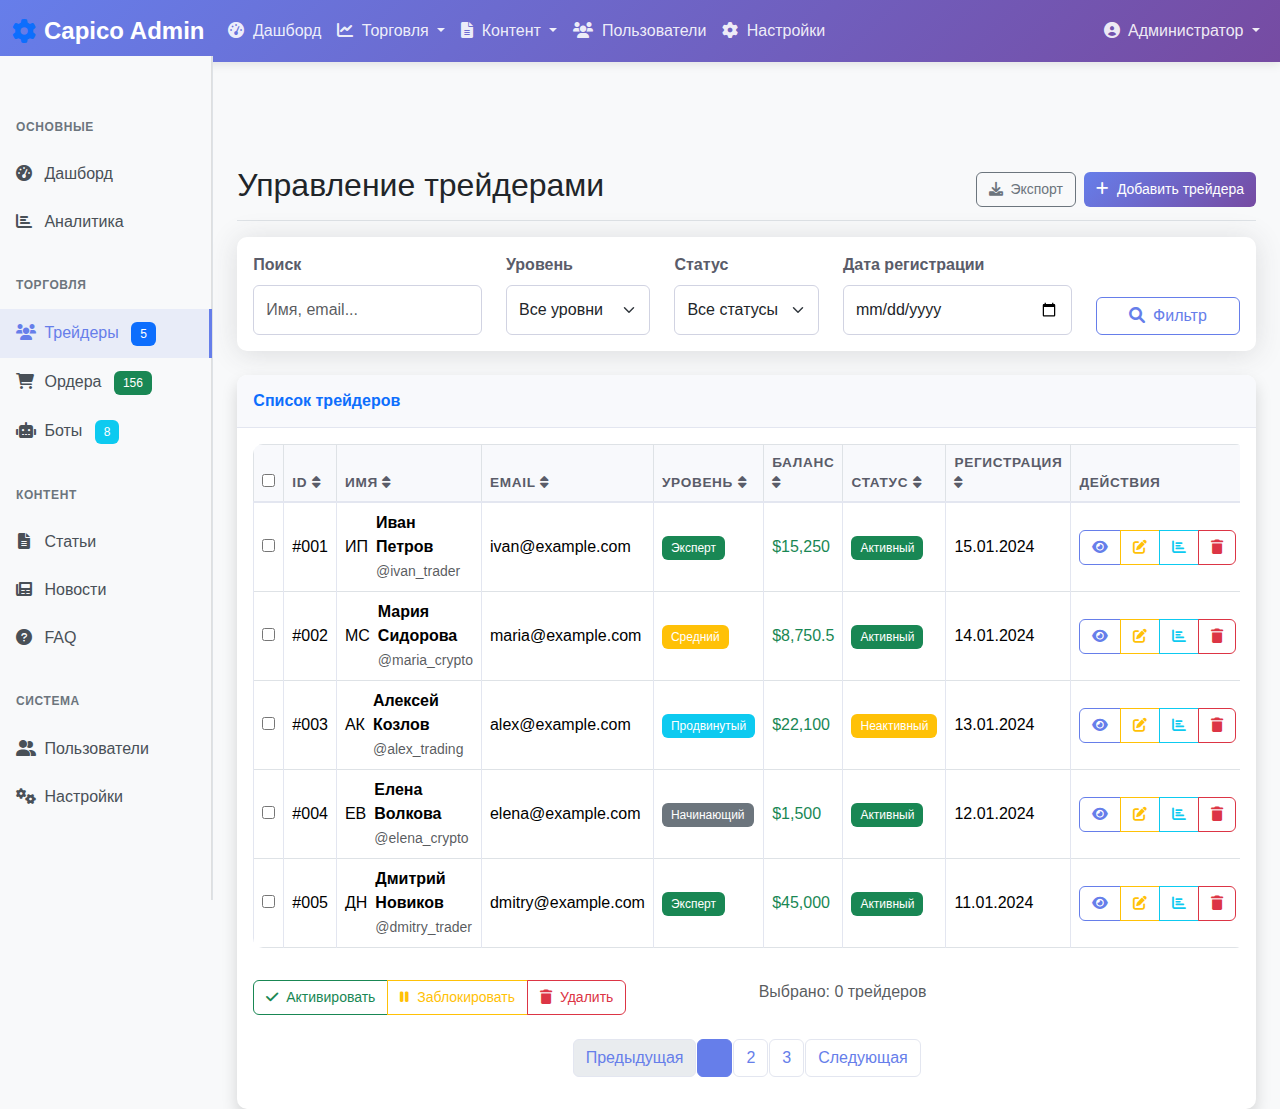
<file: admin/traders.html>
<!DOCTYPE html>
<html lang="ru">
<head>
    <meta charset="UTF-8">
    <meta name="viewport" content="width=device-width, initial-scale=1.0">
    <title>Capico Admin - Управление трейдерами</title>
    <link href="https://cdn.jsdelivr.net/npm/bootstrap@5.3.0/dist/css/bootstrap.min.css" rel="stylesheet">
    <link href="https://cdnjs.cloudflare.com/ajax/libs/font-awesome/6.0.0/css/all.min.css" rel="stylesheet">
    <link rel="stylesheet" href="../css/admin.css">
</head>
<body>
    <!-- Admin Header -->
    <nav class="navbar navbar-expand-lg navbar-dark bg-dark admin-header">
        <div class="container-fluid">
            <a class="navbar-brand d-flex align-items-center" href="index.html">
                <i class="fas fa-cog me-2 text-primary"></i>
                <span class="brand-text">Capico Admin</span>
            </a>
            
            <button class="navbar-toggler" type="button" data-bs-toggle="collapse" data-bs-target="#navbarNav">
                <span class="navbar-toggler-icon"></span>
            </button>
            
            <div class="collapse navbar-collapse" id="navbarNav">
                <ul class="navbar-nav me-auto">
                    <li class="nav-item">
                        <a class="nav-link" href="index.html">
                            <i class="fas fa-tachometer-alt me-1"></i>
                            Дашборд
                        </a>
                    </li>
                    <li class="nav-item dropdown">
                        <a class="nav-link dropdown-toggle" href="#" id="tradingDropdown" role="button" data-bs-toggle="dropdown">
                            <i class="fas fa-chart-line me-1"></i>
                            Торговля
                        </a>
                        <ul class="dropdown-menu">
                            <li><a class="dropdown-item active" href="traders.html">Трейдеры</a></li>
                            <li><a class="dropdown-item" href="orders.html">Ордера</a></li>
                            <li><a class="dropdown-item" href="bots.html">Боты</a></li>
                        </ul>
                    </li>
                    <li class="nav-item dropdown">
                        <a class="nav-link dropdown-toggle" href="#" id="contentDropdown" role="button" data-bs-toggle="dropdown">
                            <i class="fas fa-file-alt me-1"></i>
                            Контент
                        </a>
                        <ul class="dropdown-menu">
                            <li><a class="dropdown-item" href="articles.html">Статьи</a></li>
                            <li><a class="dropdown-item" href="news.html">Новости</a></li>
                            <li><a class="dropdown-item" href="faq.html">FAQ</a></li>
                        </ul>
                    </li>
                    <li class="nav-item">
                        <a class="nav-link" href="users.html">
                            <i class="fas fa-users me-1"></i>
                            Пользователи
                        </a>
                    </li>
                    <li class="nav-item">
                        <a class="nav-link" href="settings.html">
                            <i class="fas fa-cog me-1"></i>
                            Настройки
                        </a>
                    </li>
                </ul>
                
                <div class="navbar-nav">
                    <div class="nav-item dropdown">
                        <a class="nav-link dropdown-toggle" href="#" id="userDropdown" role="button" data-bs-toggle="dropdown">
                            <i class="fas fa-user-circle me-1"></i>
                            Администратор
                        </a>
                        <ul class="dropdown-menu dropdown-menu-end">
                            <li><a class="dropdown-item" href="#"><i class="fas fa-user me-2"></i>Профиль</a></li>
                            <li><a class="dropdown-item" href="#"><i class="fas fa-cog me-2"></i>Настройки</a></li>
                            <li><hr class="dropdown-divider"></li>
                            <li><a class="dropdown-item" href="../index.html"><i class="fas fa-sign-out-alt me-2"></i>Выйти</a></li>
                        </ul>
                    </div>
                </div>
            </div>
        </div>
    </nav>

    <!-- Main Content -->
    <div class="container-fluid">
        <div class="row">
            <!-- Sidebar -->
            <nav class="col-md-3 col-lg-2 d-md-block bg-light sidebar">
                <div class="position-sticky pt-3">
                    <div class="sidebar-section">
                        <h6 class="sidebar-heading">Основные</h6>
                        <ul class="nav flex-column">
                            <li class="nav-item">
                                <a class="nav-link" href="index.html">
                                    <i class="fas fa-tachometer-alt me-2"></i>
                                    Дашборд
                                </a>
                            </li>
                            <li class="nav-item">
                                <a class="nav-link" href="analytics.html">
                                    <i class="fas fa-chart-bar me-2"></i>
                                    Аналитика
                                </a>
                            </li>
                        </ul>
                    </div>
                    
                    <div class="sidebar-section">
                        <h6 class="sidebar-heading">Торговля</h6>
                        <ul class="nav flex-column">
                            <li class="nav-item">
                                <a class="nav-link active" href="traders.html">
                                    <i class="fas fa-users me-2"></i>
                                    Трейдеры
                                    <span class="badge bg-primary ms-2">24</span>
                                </a>
                            </li>
                            <li class="nav-item">
                                <a class="nav-link" href="orders.html">
                                    <i class="fas fa-shopping-cart me-2"></i>
                                    Ордера
                                    <span class="badge bg-success ms-2">156</span>
                                </a>
                            </li>
                            <li class="nav-item">
                                <a class="nav-link" href="bots.html">
                                    <i class="fas fa-robot me-2"></i>
                                    Боты
                                    <span class="badge bg-info ms-2">8</span>
                                </a>
                            </li>
                        </ul>
                    </div>
                    
                    <div class="sidebar-section">
                        <h6 class="sidebar-heading">Контент</h6>
                        <ul class="nav flex-column">
                            <li class="nav-item">
                                <a class="nav-link" href="articles.html">
                                    <i class="fas fa-file-alt me-2"></i>
                                    Статьи
                                </a>
                            </li>
                            <li class="nav-item">
                                <a class="nav-link" href="news.html">
                                    <i class="fas fa-newspaper me-2"></i>
                                    Новости
                                </a>
                            </li>
                            <li class="nav-item">
                                <a class="nav-link" href="faq.html">
                                    <i class="fas fa-question-circle me-2"></i>
                                    FAQ
                                </a>
                            </li>
                        </ul>
                    </div>
                    
                    <div class="sidebar-section">
                        <h6 class="sidebar-heading">Система</h6>
                        <ul class="nav flex-column">
                            <li class="nav-item">
                                <a class="nav-link" href="users.html">
                                    <i class="fas fa-user-friends me-2"></i>
                                    Пользователи
                                </a>
                            </li>
                            <li class="nav-item">
                                <a class="nav-link" href="settings.html">
                                    <i class="fas fa-cogs me-2"></i>
                                    Настройки
                                </a>
                            </li>
                        </ul>
                    </div>
                </div>
            </nav>

            <!-- Main Content Area -->
            <main class="col-md-9 ms-sm-auto col-lg-10 px-md-4 main-content">
                <!-- Page Header -->
                <div class="d-flex justify-content-between flex-wrap flex-md-nowrap align-items-center pt-3 pb-2 mb-3 border-bottom">
                    <h1 class="h2">Управление трейдерами</h1>
                    <div class="btn-toolbar mb-2 mb-md-0">
                        <div class="btn-group me-2">
                            <button type="button" class="btn btn-sm btn-outline-secondary" onclick="exportTraders()">
                                <i class="fas fa-download me-1"></i>
                                Экспорт
                            </button>
                        </div>
                        <button type="button" class="btn btn-sm btn-primary" data-bs-toggle="modal" data-bs-target="#addTraderModal">
                            <i class="fas fa-plus me-1"></i>
                            Добавить трейдера
                        </button>
                    </div>
                </div>

                <!-- Filters -->
                <div class="card mb-4">
                    <div class="card-body">
                        <div class="row">
                            <div class="col-md-3">
                                <label for="searchTrader" class="form-label">Поиск</label>
                                <input type="text" class="form-control" id="searchTrader" placeholder="Имя, email...">
                            </div>
                            <div class="col-md-2">
                                <label for="filterLevel" class="form-label">Уровень</label>
                                <select class="form-select" id="filterLevel">
                                    <option value="">Все уровни</option>
                                    <option value="beginner">Начинающий</option>
                                    <option value="intermediate">Средний</option>
                                    <option value="advanced">Продвинутый</option>
                                    <option value="expert">Эксперт</option>
                                </select>
                            </div>
                            <div class="col-md-2">
                                <label for="filterStatus" class="form-label">Статус</label>
                                <select class="form-select" id="filterStatus">
                                    <option value="">Все статусы</option>
                                    <option value="active">Активный</option>
                                    <option value="inactive">Неактивный</option>
                                    <option value="suspended">Заблокирован</option>
                                </select>
                            </div>
                            <div class="col-md-3">
                                <label for="filterDate" class="form-label">Дата регистрации</label>
                                <input type="date" class="form-control" id="filterDate">
                            </div>
                            <div class="col-md-2 d-flex align-items-end">
                                <button type="button" class="btn btn-outline-primary w-100" onclick="applyFilters()">
                                    <i class="fas fa-search me-1"></i>
                                    Фильтр
                                </button>
                            </div>
                        </div>
                    </div>
                </div>

                <!-- Traders Table -->
                <div class="card shadow">
                    <div class="card-header py-3">
                        <h6 class="m-0 font-weight-bold text-primary">Список трейдеров</h6>
                    </div>
                    <div class="card-body">
                        <div class="table-responsive">
                            <table class="table table-bordered" id="tradersTable">
                                <thead>
                                    <tr>
                                        <th>
                                            <input type="checkbox" id="selectAll" onchange="toggleSelectAll()">
                                        </th>
                                        <th onclick="sortTable('id')">
                                            ID <i class="fas fa-sort"></i>
                                        </th>
                                        <th onclick="sortTable('name')">
                                            Имя <i class="fas fa-sort"></i>
                                        </th>
                                        <th onclick="sortTable('email')">
                                            Email <i class="fas fa-sort"></i>
                                        </th>
                                        <th onclick="sortTable('level')">
                                            Уровень <i class="fas fa-sort"></i>
                                        </th>
                                        <th onclick="sortTable('balance')">
                                            Баланс <i class="fas fa-sort"></i>
                                        </th>
                                        <th onclick="sortTable('status')">
                                            Статус <i class="fas fa-sort"></i>
                                        </th>
                                        <th onclick="sortTable('registration')">
                                            Регистрация <i class="fas fa-sort"></i>
                                        </th>
                                        <th>Действия</th>
                                    </tr>
                                </thead>
                                <tbody>
                                    <tr>
                                        <td><input type="checkbox" class="trader-checkbox" value="1"></td>
                                        <td>#001</td>
                                        <td>
                                            <div class="d-flex align-items-center">
                                                <div class="avatar me-2">ИП</div>
                                                <div>
                                                    <div class="fw-bold">Иван Петров</div>
                                                    <small class="text-muted">@ivan_trader</small>
                                                </div>
                                            </div>
                                        </td>
                                        <td>ivan@example.com</td>
                                        <td><span class="badge bg-success">Эксперт</span></td>
                                        <td class="text-success">$15,250.00</td>
                                        <td><span class="badge bg-success">Активный</span></td>
                                        <td>15.01.2024</td>
                                        <td>
                                            <div class="btn-group" role="group">
                                                <button class="btn btn-sm btn-outline-primary" onclick="viewTrader(1)" title="Просмотр">
                                                    <i class="fas fa-eye"></i>
                                                </button>
                                                <button class="btn btn-sm btn-outline-warning" onclick="editTrader(1)" title="Редактировать">
                                                    <i class="fas fa-edit"></i>
                                                </button>
                                                <button class="btn btn-sm btn-outline-info" onclick="viewTraderStats(1)" title="Статистика">
                                                    <i class="fas fa-chart-bar"></i>
                                                </button>
                                                <button class="btn btn-sm btn-outline-danger" onclick="deleteTrader(1)" title="Удалить">
                                                    <i class="fas fa-trash"></i>
                                                </button>
                                            </div>
                                        </td>
                                    </tr>
                                    <tr>
                                        <td><input type="checkbox" class="trader-checkbox" value="2"></td>
                                        <td>#002</td>
                                        <td>
                                            <div class="d-flex align-items-center">
                                                <div class="avatar me-2">МС</div>
                                                <div>
                                                    <div class="fw-bold">Мария Сидорова</div>
                                                    <small class="text-muted">@maria_crypto</small>
                                                </div>
                                            </div>
                                        </td>
                                        <td>maria@example.com</td>
                                        <td><span class="badge bg-warning">Средний</span></td>
                                        <td class="text-success">$8,750.50</td>
                                        <td><span class="badge bg-success">Активный</span></td>
                                        <td>14.01.2024</td>
                                        <td>
                                            <div class="btn-group" role="group">
                                                <button class="btn btn-sm btn-outline-primary" onclick="viewTrader(2)" title="Просмотр">
                                                    <i class="fas fa-eye"></i>
                                                </button>
                                                <button class="btn btn-sm btn-outline-warning" onclick="editTrader(2)" title="Редактировать">
                                                    <i class="fas fa-edit"></i>
                                                </button>
                                                <button class="btn btn-sm btn-outline-info" onclick="viewTraderStats(2)" title="Статистика">
                                                    <i class="fas fa-chart-bar"></i>
                                                </button>
                                                <button class="btn btn-sm btn-outline-danger" onclick="deleteTrader(2)" title="Удалить">
                                                    <i class="fas fa-trash"></i>
                                                </button>
                                            </div>
                                        </td>
                                    </tr>
                                    <tr>
                                        <td><input type="checkbox" class="trader-checkbox" value="3"></td>
                                        <td>#003</td>
                                        <td>
                                            <div class="d-flex align-items-center">
                                                <div class="avatar me-2">АК</div>
                                                <div>
                                                    <div class="fw-bold">Алексей Козлов</div>
                                                    <small class="text-muted">@alex_trading</small>
                                                </div>
                                            </div>
                                        </td>
                                        <td>alex@example.com</td>
                                        <td><span class="badge bg-info">Продвинутый</span></td>
                                        <td class="text-success">$22,100.00</td>
                                        <td><span class="badge bg-warning">Неактивный</span></td>
                                        <td>13.01.2024</td>
                                        <td>
                                            <div class="btn-group" role="group">
                                                <button class="btn btn-sm btn-outline-primary" onclick="viewTrader(3)" title="Просмотр">
                                                    <i class="fas fa-eye"></i>
                                                </button>
                                                <button class="btn btn-sm btn-outline-warning" onclick="editTrader(3)" title="Редактировать">
                                                    <i class="fas fa-edit"></i>
                                                </button>
                                                <button class="btn btn-sm btn-outline-info" onclick="viewTraderStats(3)" title="Статистика">
                                                    <i class="fas fa-chart-bar"></i>
                                                </button>
                                                <button class="btn btn-sm btn-outline-danger" onclick="deleteTrader(3)" title="Удалить">
                                                    <i class="fas fa-trash"></i>
                                                </button>
                                            </div>
                                        </td>
                                    </tr>
                                </tbody>
                            </table>
                        </div>
                        
                        <!-- Bulk Actions -->
                        <div class="row mt-3">
                            <div class="col-md-6">
                                <div class="btn-group" role="group">
                                    <button type="button" class="btn btn-sm btn-outline-success" onclick="bulkAction('activate')">
                                        <i class="fas fa-check me-1"></i>
                                        Активировать
                                    </button>
                                    <button type="button" class="btn btn-sm btn-outline-warning" onclick="bulkAction('suspend')">
                                        <i class="fas fa-pause me-1"></i>
                                        Заблокировать
                                    </button>
                                    <button type="button" class="btn btn-sm btn-outline-danger" onclick="bulkAction('delete')">
                                        <i class="fas fa-trash me-1"></i>
                                        Удалить
                                    </button>
                                </div>
                            </div>
                            <div class="col-md-6">
                                <span class="text-muted">Выбрано: <span id="selectedCount">0</span> трейдеров</span>
                            </div>
                        </div>
                        
                        <!-- Pagination -->
                        <nav aria-label="Page navigation" class="mt-4">
                            <ul class="pagination justify-content-center">
                                <li class="page-item disabled">
                                    <a class="page-link" href="#" tabindex="-1">Предыдущая</a>
                                </li>
                                <li class="page-item active"><a class="page-link" href="#">1</a></li>
                                <li class="page-item"><a class="page-link" href="#">2</a></li>
                                <li class="page-item"><a class="page-link" href="#">3</a></li>
                                <li class="page-item">
                                    <a class="page-link" href="#">Следующая</a>
                                </li>
                            </ul>
                        </nav>
                    </div>
                </div>
            </main>
        </div>
    </div>

    <!-- Add Trader Modal -->
    <div class="modal fade" id="addTraderModal" tabindex="-1">
        <div class="modal-dialog">
            <div class="modal-content">
                <div class="modal-header">
                    <h5 class="modal-title">Добавить трейдера</h5>
                    <button type="button" class="btn-close" data-bs-dismiss="modal"></button>
                </div>
                <div class="modal-body">
                    <form id="addTraderForm">
                        <div class="mb-3">
                            <label for="traderName" class="form-label">Имя</label>
                            <input type="text" class="form-control" id="traderName" required>
                        </div>
                        <div class="mb-3">
                            <label for="traderEmail" class="form-label">Email</label>
                            <input type="email" class="form-control" id="traderEmail" required>
                        </div>
                        <div class="mb-3">
                            <label for="traderUsername" class="form-label">Имя пользователя</label>
                            <input type="text" class="form-control" id="traderUsername" required>
                        </div>
                        <div class="mb-3">
                            <label for="traderBalance" class="form-label">Начальный баланс</label>
                            <input type="number" class="form-control" id="traderBalance" step="0.01" required>
                        </div>
                        <div class="mb-3">
                            <label for="traderLevel" class="form-label">Уровень</label>
                            <select class="form-select" id="traderLevel" required>
                                <option value="">Выберите уровень</option>
                                <option value="beginner">Начинающий</option>
                                <option value="intermediate">Средний</option>
                                <option value="advanced">Продвинутый</option>
                                <option value="expert">Эксперт</option>
                            </select>
                        </div>
                        <div class="mb-3">
                            <label for="traderPassword" class="form-label">Пароль</label>
                            <input type="password" class="form-control" id="traderPassword" required>
                        </div>
                        <div class="mb-3">
                            <div class="form-check">
                                <input class="form-check-input" type="checkbox" id="traderActive">
                                <label class="form-check-label" for="traderActive">
                                    Активный трейдер
                                </label>
                            </div>
                        </div>
                    </form>
                </div>
                <div class="modal-footer">
                    <button type="button" class="btn btn-secondary" data-bs-dismiss="modal">Отмена</button>
                    <button type="button" class="btn btn-primary" onclick="addTrader()">Добавить</button>
                </div>
            </div>
        </div>
    </div>

    <!-- Edit Trader Modal -->
    <div class="modal fade" id="editTraderModal" tabindex="-1">
        <div class="modal-dialog">
            <div class="modal-content">
                <div class="modal-header">
                    <h5 class="modal-title">Редактировать трейдера</h5>
                    <button type="button" class="btn-close" data-bs-dismiss="modal"></button>
                </div>
                <div class="modal-body">
                    <form id="editTraderForm">
                        <input type="hidden" id="editTraderId">
                        <div class="mb-3">
                            <label for="editTraderName" class="form-label">Имя</label>
                            <input type="text" class="form-control" id="editTraderName" required>
                        </div>
                        <div class="mb-3">
                            <label for="editTraderEmail" class="form-label">Email</label>
                            <input type="email" class="form-control" id="editTraderEmail" required>
                        </div>
                        <div class="mb-3">
                            <label for="editTraderUsername" class="form-label">Имя пользователя</label>
                            <input type="text" class="form-control" id="editTraderUsername" required>
                        </div>
                        <div class="mb-3">
                            <label for="editTraderBalance" class="form-label">Баланс</label>
                            <input type="number" class="form-control" id="editTraderBalance" step="0.01" required>
                        </div>
                        <div class="mb-3">
                            <label for="editTraderLevel" class="form-label">Уровень</label>
                            <select class="form-select" id="editTraderLevel" required>
                                <option value="beginner">Начинающий</option>
                                <option value="intermediate">Средний</option>
                                <option value="advanced">Продвинутый</option>
                                <option value="expert">Эксперт</option>
                            </select>
                        </div>
                        <div class="mb-3">
                            <label for="editTraderStatus" class="form-label">Статус</label>
                            <select class="form-select" id="editTraderStatus" required>
                                <option value="active">Активный</option>
                                <option value="inactive">Неактивный</option>
                                <option value="suspended">Заблокирован</option>
                            </select>
                        </div>
                    </form>
                </div>
                <div class="modal-footer">
                    <button type="button" class="btn btn-secondary" data-bs-dismiss="modal">Отмена</button>
                    <button type="button" class="btn btn-primary" onclick="updateTrader()">Сохранить</button>
                </div>
            </div>
        </div>
    </div>

    <!-- View Trader Stats Modal -->
    <div class="modal fade" id="traderStatsModal" tabindex="-1">
        <div class="modal-dialog modal-lg">
            <div class="modal-content">
                <div class="modal-header">
                    <h5 class="modal-title">Статистика трейдера</h5>
                    <button type="button" class="btn-close" data-bs-dismiss="modal"></button>
                </div>
                <div class="modal-body">
                    <div class="row">
                        <div class="col-md-6">
                            <div class="card">
                                <div class="card-body text-center">
                                    <h6 class="card-title">Общая прибыль</h6>
                                    <h3 class="text-success">+$2,450.00</h3>
                                    <small class="text-muted">+12.5% за месяц</small>
                                </div>
                            </div>
                        </div>
                        <div class="col-md-6">
                            <div class="card">
                                <div class="card-body text-center">
                                    <h6 class="card-title">Количество сделок</h6>
                                    <h3 class="text-primary">156</h3>
                                    <small class="text-muted">Успешных: 89%</small>
                                </div>
                            </div>
                        </div>
                    </div>
                    
                    <div class="row mt-3">
                        <div class="col-md-6">
                            <div class="card">
                                <div class="card-body text-center">
                                    <h6 class="card-title">Средняя сделка</h6>
                                    <h3 class="text-info">$245.30</h3>
                                    <small class="text-muted">За последний месяц</small>
                                </div>
                            </div>
                        </div>
                        <div class="col-md-6">
                            <div class="card">
                                <div class="card-body text-center">
                                    <h6 class="card-title">Рейтинг</h6>
                                    <h3 class="text-warning">4.8/5</h3>
                                    <small class="text-muted">На основе отзывов</small>
                                </div>
                            </div>
                        </div>
                    </div>
                </div>
            </div>
        </div>
    </div>

    <script src="https://cdn.jsdelivr.net/npm/bootstrap@5.3.0/dist/js/bootstrap.bundle.min.js"></script>
    <script src="../js/admin.js"></script>
    <script src="../js/traders.js"></script>
</body>
</html>
</file>
<file: css/admin.css>
/* Admin Panel Custom Styles */

/* Global Admin Styles */
body {
    font-family: 'Inter', -apple-system, BlinkMacSystemFont, 'Segoe UI', Roboto, sans-serif;
    background-color: #f8f9fa;
}

/* Header Styles */
.admin-header {
    background: linear-gradient(135deg, #667eea 0%, #764ba2 100%) !important;
    box-shadow: 0 2px 10px rgba(0,0,0,0.1);
}

.navbar-brand {
    font-weight: 700;
    font-size: 1.5rem;
}

.brand-text {
    color: #fff !important;
}

.navbar-nav .nav-link {
    color: rgba(255, 255, 255, 0.9) !important;
    font-weight: 500;
    transition: all 0.3s ease;
}

.navbar-nav .nav-link:hover,
.navbar-nav .nav-link.active {
    color: #fff !important;
    background: rgba(255, 255, 255, 0.1);
    border-radius: 5px;
}

.navbar-nav .nav-link i {
    margin-right: 5px;
}

/* Sidebar Styles */
.sidebar {
    position: fixed;
    top: 56px;
    bottom: 0;
    left: 0;
    z-index: 100;
    padding: 48px 0 0;
    box-shadow: inset -1px 0 0 rgba(0, 0, 0, .1);
    background-color: #fff;
    border-right: 1px solid #dee2e6;
}

.sidebar-sticky {
    position: relative;
    top: 0;
    height: calc(100vh - 48px);
    padding-top: .5rem;
    overflow-x: hidden;
    overflow-y: auto;
}

.sidebar-section {
    margin-bottom: 2rem;
}

.sidebar-heading {
    font-size: .75rem;
    text-transform: uppercase;
    color: #6c757d;
    font-weight: 600;
    letter-spacing: 0.05em;
    margin-bottom: 1rem;
    padding: 0 1rem;
}

.sidebar .nav-link {
    color: #495057;
    padding: 0.75rem 1rem;
    font-weight: 500;
    transition: all 0.3s ease;
    border-radius: 0;
}

.sidebar .nav-link:hover {
    color: #667eea;
    background-color: rgba(102, 126, 234, 0.1);
}

.sidebar .nav-link.active {
    color: #667eea;
    background-color: rgba(102, 126, 234, 0.1);
    border-right: 3px solid #667eea;
}

.sidebar .nav-link i {
    width: 16px;
    text-align: center;
}

/* Main Content */
.main-content {
    margin-top: 56px;
    padding-top: 2rem;
}

/* Stats Cards */
.border-left-primary {
    border-left: 4px solid #667eea !important;
}

.border-left-success {
    border-left: 4px solid #28a745 !important;
}

.border-left-info {
    border-left: 4px solid #17a2b8 !important;
}

.border-left-warning {
    border-left: 4px solid #ffc107 !important;
}

.card {
    border: none;
    border-radius: 10px;
    box-shadow: 0 0.15rem 1.75rem 0 rgba(58, 59, 69, 0.15);
    transition: all 0.3s ease;
}

.card:hover {
    transform: translateY(-2px);
    box-shadow: 0 0.25rem 2rem 0 rgba(58, 59, 69, 0.2);
}

.card-header {
    background-color: #f8f9fc;
    border-bottom: 1px solid #e3e6f0;
    border-radius: 10px 10px 0 0 !important;
}

.card-header h6 {
    color: #5a5c69;
    font-weight: 600;
}

/* Table Styles */
.table {
    border-radius: 10px;
    overflow: hidden;
}

.table thead th {
    background-color: #f8f9fc;
    border-bottom: 2px solid #e3e6f0;
    font-weight: 600;
    color: #5a5c69;
    text-transform: uppercase;
    font-size: 0.85rem;
    letter-spacing: 0.05em;
}

.table tbody tr {
    transition: all 0.3s ease;
}

.table tbody tr:hover {
    background-color: rgba(102, 126, 234, 0.05);
}

.table tbody td {
    vertical-align: middle;
    border-color: #e3e6f0;
}

/* Badge Styles */
.badge {
    font-size: 0.75rem;
    font-weight: 500;
    padding: 0.5em 0.75em;
}

/* Button Styles */
.btn {
    border-radius: 6px;
    font-weight: 500;
    transition: all 0.3s ease;
}

.btn-primary {
    background: linear-gradient(135deg, #667eea 0%, #764ba2 100%);
    border: none;
}

.btn-primary:hover {
    background: linear-gradient(135deg, #5a6fd8 0%, #6a4190 100%);
    transform: translateY(-1px);
}

.btn-outline-primary {
    border-color: #667eea;
    color: #667eea;
}

.btn-outline-primary:hover {
    background-color: #667eea;
    border-color: #667eea;
}

.btn-outline-danger {
    border-color: #dc3545;
    color: #dc3545;
}

.btn-outline-danger:hover {
    background-color: #dc3545;
    border-color: #dc3545;
}

.btn-sm {
    padding: 0.375rem 0.75rem;
    font-size: 0.875rem;
}

/* Modal Styles */
.modal-content {
    border: none;
    border-radius: 10px;
    box-shadow: 0 0.5rem 2rem rgba(0, 0, 0, 0.15);
}

.modal-header {
    background-color: #f8f9fc;
    border-bottom: 1px solid #e3e6f0;
    border-radius: 10px 10px 0 0;
}

.modal-title {
    color: #5a5c69;
    font-weight: 600;
}

.btn-close {
    background: none;
    border: none;
    font-size: 1.5rem;
    color: #6c757d;
}

/* Form Styles */
.form-control,
.form-select {
    border: 1px solid #d1d3e2;
    border-radius: 6px;
    padding: 0.75rem;
    transition: all 0.3s ease;
}

.form-control:focus,
.form-select:focus {
    border-color: #667eea;
    box-shadow: 0 0 0 0.2rem rgba(102, 126, 234, 0.25);
}

.form-label {
    font-weight: 600;
    color: #5a5c69;
    margin-bottom: 0.5rem;
}

.form-check-input:checked {
    background-color: #667eea;
    border-color: #667eea;
}

/* Pagination */
.pagination .page-link {
    color: #667eea;
    border-color: #e3e6f0;
    border-radius: 6px;
    margin: 0 2px;
}

.pagination .page-item.active .page-link {
    background-color: #667eea;
    border-color: #667eea;
}

.pagination .page-link:hover {
    color: #5a6fd8;
    background-color: rgba(102, 126, 234, 0.1);
    border-color: #e3e6f0;
}

/* Dropdown Styles */
.dropdown-menu {
    border: none;
    border-radius: 8px;
    box-shadow: 0 0.5rem 1rem rgba(0, 0, 0, 0.15);
    padding: 0.5rem 0;
}

.dropdown-item {
    padding: 0.5rem 1rem;
    transition: all 0.3s ease;
}

.dropdown-item:hover {
    background-color: rgba(102, 126, 234, 0.1);
    color: #667eea;
}

.dropdown-item i {
    width: 16px;
    text-align: center;
}

/* Alert Styles */
.alert {
    border: none;
    border-radius: 8px;
    border-left: 4px solid;
}

.alert-success {
    border-left-color: #28a745;
    background-color: rgba(40, 167, 69, 0.1);
    color: #155724;
}

.alert-danger {
    border-left-color: #dc3545;
    background-color: rgba(220, 53, 69, 0.1);
    color: #721c24;
}

.alert-warning {
    border-left-color: #ffc107;
    background-color: rgba(255, 193, 7, 0.1);
    color: #856404;
}

.alert-info {
    border-left-color: #17a2b8;
    background-color: rgba(23, 162, 184, 0.1);
    color: #0c5460;
}

/* Loading Spinner */
.spinner-border-sm {
    width: 1rem;
    height: 1rem;
}

/* Tooltip Styles */
.tooltip {
    font-size: 0.875rem;
}

.tooltip-inner {
    background-color: #5a5c69;
    border-radius: 6px;
}

/* Progress Bars */
.progress {
    height: 0.5rem;
    border-radius: 10px;
    background-color: #e3e6f0;
}

.progress-bar {
    background: linear-gradient(135deg, #667eea 0%, #764ba2 100%);
    border-radius: 10px;
}

/* Custom Scrollbar */
::-webkit-scrollbar {
    width: 8px;
}

::-webkit-scrollbar-track {
    background: #f1f1f1;
    border-radius: 4px;
}

::-webkit-scrollbar-thumb {
    background: #c1c1c1;
    border-radius: 4px;
}

::-webkit-scrollbar-thumb:hover {
    background: #a8a8a8;
}

/* Responsive Design */
@media (max-width: 767.98px) {
    .sidebar {
        top: 56px;
        left: -250px;
        width: 250px;
        transition: left 0.3s ease;
    }
    
    .sidebar.show {
        left: 0;
    }
    
    .main-content {
        margin-left: 0;
    }
    
    .table-responsive {
        border-radius: 10px;
    }
    
    .btn-toolbar {
        flex-direction: column;
        gap: 0.5rem;
    }
    
    .btn-group {
        width: 100%;
    }
    
    .btn-group .btn {
        flex: 1;
    }
}

@media (max-width: 575.98px) {
    .container-fluid {
        padding-left: 10px;
        padding-right: 10px;
    }
    
    .card-body {
        padding: 1rem;
    }
    
    .modal-dialog {
        margin: 0.5rem;
    }
    
    .table th,
    .table td {
        padding: 0.5rem 0.25rem;
        font-size: 0.875rem;
    }
}

/* Dark Mode Support */
@media (prefers-color-scheme: dark) {
    .sidebar {
        background-color: #2d3748;
        border-right-color: #4a5568;
    }
    
    .sidebar .nav-link {
        color: #e2e8f0;
    }
    
    .sidebar .nav-link:hover {
        background-color: rgba(102, 126, 234, 0.2);
    }
    
    .card {
        background-color: #2d3748;
        color: #e2e8f0;
    }
    
    .card-header {
        background-color: #4a5568;
        border-bottom-color: #718096;
    }
    
    .table {
        color: #e2e8f0;
    }
    
    .table thead th {
        background-color: #4a5568;
        border-bottom-color: #718096;
        color: #e2e8f0;
    }
    
    .form-control,
    .form-select {
        background-color: #4a5568;
        border-color: #718096;
        color: #e2e8f0;
    }
    
    .modal-content {
        background-color: #2d3748;
        color: #e2e8f0;
    }
    
    .modal-header {
        background-color: #4a5568;
        border-bottom-color: #718096;
    }
}

/* Animation Classes */
.fade-in {
    animation: fadeIn 0.5s ease-in;
}

@keyframes fadeIn {
    from {
        opacity: 0;
        transform: translateY(20px);
    }
    to {
        opacity: 1;
        transform: translateY(0);
    }
}

.slide-in-left {
    animation: slideInLeft 0.5s ease-out;
}

@keyframes slideInLeft {
    from {
        opacity: 0;
        transform: translateX(-50px);
    }
    to {
        opacity: 1;
        transform: translateX(0);
    }
}

.scale-in {
    animation: scaleIn 0.3s ease-out;
}

@keyframes scaleIn {
    from {
        opacity: 0;
        transform: scale(0.8);
    }
    to {
        opacity: 1;
        transform: scale(1);
    }
}
</file>
<file: css/partners.css>
/* Partners Page Styles */

/* Partners Hero Section */
.partners-hero {
    min-height: 100vh;
    display: flex;
    align-items: center;
    position: relative;
    background: linear-gradient(135deg, #000 0%, #1a0b2e 50%, #2d1b69 100%);
    padding-top: 80px;
    overflow: hidden;
}

.partners-hero-content {
    position: relative;
    z-index: 2;
    text-align: center;
    max-width: 800px;
    margin: 0 auto;
}

.partners-title {
    font-size: 56px;
    font-weight: 700;
    line-height: 1.2;
    margin-bottom: 30px;
    color: #fff;
}

.partners-title .highlight {
    background: linear-gradient(135deg, #8b5cf6 0%, #3b82f6 100%);
    -webkit-background-clip: text;
    -webkit-text-fill-color: transparent;
    background-clip: text;
}

.partners-subtitle {
    font-size: 20px;
    color: #ccc;
    margin-bottom: 40px;
    line-height: 1.6;
}

.partners-cta {
    display: flex;
    gap: 20px;
    justify-content: center;
    flex-wrap: wrap;
}

.btn-primary, .btn-secondary {
    padding: 15px 30px;
    border-radius: 10px;
    font-weight: 600;
    font-size: 16px;
    cursor: pointer;
    transition: all 0.3s ease;
    border: none;
    text-decoration: none;
    display: inline-block;
}

.btn-primary {
    background: linear-gradient(135deg, #8b5cf6 0%, #3b82f6 100%);
    color: #fff;
}

.btn-primary:hover {
    transform: translateY(-2px);
    box-shadow: 0 10px 30px rgba(139, 92, 246, 0.3);
}

.btn-secondary {
    background: transparent;
    border: 2px solid #8b5cf6;
    color: #8b5cf6;
}

.btn-secondary:hover {
    background: #8b5cf6;
    color: #fff;
    transform: translateY(-2px);
}

.btn-primary.large, .btn-secondary.large {
    padding: 18px 40px;
    font-size: 18px;
}

/* Background Elements */
.partners-bg {
    position: absolute;
    top: 0;
    left: 0;
    right: 0;
    bottom: 0;
    z-index: 1;
}

.floating-elements {
    position: absolute;
    width: 100%;
    height: 100%;
}

.element {
    position: absolute;
    font-size: 40px;
    opacity: 0.3;
    animation: float 6s ease-in-out infinite;
}

.element-1 {
    top: 20%;
    left: 10%;
    animation-delay: 0s;
}

.element-2 {
    top: 60%;
    right: 15%;
    animation-delay: 1s;
}

.element-3 {
    bottom: 30%;
    left: 20%;
    animation-delay: 2s;
}

.element-4 {
    top: 40%;
    right: 30%;
    animation-delay: 3s;
}

.element-5 {
    bottom: 60%;
    left: 60%;
    animation-delay: 4s;
}

/* Partners Grid Section */
.partners-grid {
    padding: 100px 0;
    background: #000;
}

.section-header {
    text-align: center;
    margin-bottom: 80px;
}

.section-title {
    font-size: 48px;
    font-weight: 700;
    margin-bottom: 20px;
    color: #fff;
}

.section-subtitle {
    font-size: 20px;
    color: #8b5cf6;
    font-weight: 500;
}

.partners-grid-content {
    display: flex;
    flex-direction: column;
    gap: 80px;
}

.partner-category {
    margin-bottom: 60px;
}

.category-title {
    font-size: 32px;
    font-weight: 600;
    margin-bottom: 40px;
    color: #fff;
    text-align: center;
}

.partners-list {
    display: grid;
    grid-template-columns: repeat(auto-fit, minmax(300px, 1fr));
    gap: 30px;
}

.partner-card {
    background: rgba(139, 92, 246, 0.1);
    border: 1px solid rgba(139, 92, 246, 0.3);
    border-radius: 20px;
    padding: 30px;
    text-align: center;
    transition: all 0.3s ease;
    position: relative;
    overflow: hidden;
}

.partner-card::before {
    content: '';
    position: absolute;
    top: 0;
    left: -100%;
    width: 100%;
    height: 100%;
    background: linear-gradient(90deg, transparent, rgba(255, 255, 255, 0.1), transparent);
    transition: left 0.5s ease;
}

.partner-card:hover::before {
    left: 100%;
}

.partner-card:hover {
    transform: translateY(-10px);
    border-color: #8b5cf6;
    box-shadow: 0 20px 40px rgba(139, 92, 246, 0.2);
}

.partner-logo {
    width: 80px;
    height: 80px;
    margin: 0 auto 20px;
    border-radius: 15px;
    display: flex;
    align-items: center;
    justify-content: center;
    background: rgba(255, 255, 255, 0.1);
    backdrop-filter: blur(10px);
}

.partner-logo img {
    width: 60px;
    height: 60px;
    border-radius: 10px;
}

.partner-logo .logo-text {
    font-size: 32px;
    font-weight: bold;
    color: #fff;
}

/* Logo specific styles */
.binance-logo {
    background: #f3ba2f !important;
}

.binance-logo .logo-text {
    color: #000;
    font-size: 36px;
    font-weight: 900;
}

.ftx-logo {
    background: #00d4aa !important;
}

.ftx-logo .logo-text {
    color: #fff;
    font-size: 20px;
    font-weight: 700;
}

.huobi-logo {
    background: #ff6b35 !important;
}

.huobi-logo .logo-text {
    color: #fff;
    font-size: 32px;
    font-weight: 900;
}

.okx-logo {
    background: #000 !important;
}

.okx-logo .logo-text {
    color: #fff;
    font-size: 18px;
    font-weight: 700;
}

.mt5-logo {
    background: #3366cc !important;
}

.mt5-logo .logo-text {
    color: #fff;
    font-size: 16px;
    font-weight: 700;
}

.ctrader-logo {
    background: #00bfa5 !important;
}

.ctrader-logo .logo-text {
    color: #fff;
    font-size: 18px;
    font-weight: 700;
}

.aws-logo {
    background: #ff9900 !important;
}

.aws-logo .logo-text {
    color: #fff;
    font-size: 16px;
    font-weight: 700;
}

.google-logo {
    background: #4285f4 !important;
}

.google-logo .logo-text {
    color: #fff;
    font-size: 24px;
    font-weight: 700;
}

.partner-name {
    font-size: 24px;
    font-weight: 700;
    margin-bottom: 15px;
    color: #fff;
}

.partner-description {
    font-size: 16px;
    color: #ccc;
    margin-bottom: 20px;
    line-height: 1.5;
}

.partner-stats {
    display: flex;
    justify-content: space-between;
    gap: 10px;
}

.stat {
    font-size: 14px;
    color: #8b5cf6;
    font-weight: 600;
    background: rgba(139, 92, 246, 0.2);
    padding: 5px 10px;
    border-radius: 15px;
}

/* Partnership Benefits Section */
.partnership-benefits {
    padding: 100px 0;
    background: linear-gradient(135deg, #1a0b2e 0%, #2d1b69 100%);
}

.benefits-header {
    text-align: center;
    margin-bottom: 80px;
}

.benefits-title {
    font-size: 48px;
    font-weight: 700;
    margin-bottom: 20px;
    color: #fff;
}

.benefits-subtitle {
    font-size: 20px;
    color: #8b5cf6;
    font-weight: 500;
}

.benefits-grid {
    display: grid;
    grid-template-columns: repeat(auto-fit, minmax(350px, 1fr));
    gap: 30px;
}

.benefit-card {
    background: rgba(255, 255, 255, 0.05);
    border: 1px solid rgba(255, 255, 255, 0.1);
    border-radius: 20px;
    padding: 40px 30px;
    text-align: center;
    transition: all 0.3s ease;
    position: relative;
    overflow: hidden;
}

.benefit-card::before {
    content: '';
    position: absolute;
    top: 0;
    left: 0;
    right: 0;
    bottom: 0;
    background: linear-gradient(135deg, rgba(139, 92, 246, 0.1) 0%, rgba(59, 130, 246, 0.1) 100%);
    opacity: 0;
    transition: opacity 0.3s ease;
}

.benefit-card:hover::before {
    opacity: 1;
}

.benefit-card:hover {
    transform: translateY(-10px);
    border-color: #8b5cf6;
    box-shadow: 0 20px 40px rgba(139, 92, 246, 0.2);
}

.benefit-icon {
    font-size: 48px;
    margin-bottom: 20px;
    position: relative;
    z-index: 2;
}

.benefit-title {
    font-size: 24px;
    font-weight: 700;
    margin-bottom: 15px;
    color: #fff;
    position: relative;
    z-index: 2;
}

.benefit-description {
    font-size: 16px;
    color: #ccc;
    margin-bottom: 20px;
    line-height: 1.6;
    position: relative;
    z-index: 2;
}

.benefit-highlight {
    font-size: 18px;
    font-weight: 700;
    color: #8b5cf6;
    background: rgba(139, 92, 246, 0.2);
    padding: 8px 16px;
    border-radius: 20px;
    display: inline-block;
    position: relative;
    z-index: 2;
}

/* CTA Section */
.partners-cta-section {
    padding: 100px 0;
    background: #000;
    text-align: center;
}

.cta-content {
    max-width: 800px;
    margin: 0 auto;
}

.cta-title {
    font-size: 48px;
    font-weight: 700;
    margin-bottom: 20px;
    color: #fff;
}

.cta-description {
    font-size: 20px;
    color: #ccc;
    margin-bottom: 40px;
    line-height: 1.6;
}

.cta-buttons {
    display: flex;
    gap: 20px;
    justify-content: center;
    margin-bottom: 60px;
    flex-wrap: wrap;
}

.cta-stats {
    display: flex;
    justify-content: center;
    gap: 60px;
    flex-wrap: wrap;
}

.stat-item {
    text-align: center;
}

.stat-item .stat-number {
    font-size: 36px;
    font-weight: 700;
    color: #8b5cf6;
    margin-bottom: 5px;
}

.stat-item .stat-label {
    font-size: 16px;
    color: #ccc;
}

/* Navigation Active State */
.nav-link.active {
    color: #8b5cf6 !important;
    position: relative;
}

.nav-link.active::after {
    content: '';
    position: absolute;
    bottom: -5px;
    left: 50%;
    transform: translateX(-50%);
    width: 30px;
    height: 2px;
    background: #8b5cf6;
    border-radius: 2px;
}

/* Responsive Design */
@media (max-width: 1024px) {
    .partners-title {
        font-size: 42px;
    }
    
    .section-title,
    .benefits-title,
    .cta-title {
        font-size: 36px;
    }
    
    .benefits-grid {
        grid-template-columns: repeat(auto-fit, minmax(300px, 1fr));
    }
    
    .partners-list {
        grid-template-columns: repeat(auto-fit, minmax(250px, 1fr));
    }
    
    .cta-stats {
        gap: 40px;
    }
}

@media (max-width: 768px) {
    .partners-hero {
        padding-top: 100px;
    }
    
    .partners-title {
        font-size: 32px;
    }
    
    .partners-subtitle {
        font-size: 18px;
    }
    
    .partners-cta {
        flex-direction: column;
        align-items: center;
    }
    
    .section-title,
    .benefits-title,
    .cta-title {
        font-size: 28px;
    }
    
    .benefits-grid {
        grid-template-columns: 1fr;
    }
    
    .partners-list {
        grid-template-columns: 1fr;
    }
    
    .cta-buttons {
        flex-direction: column;
        align-items: center;
    }
    
    .cta-stats {
        flex-direction: column;
        gap: 30px;
    }
    
    .category-title {
        font-size: 24px;
    }
}

@media (max-width: 480px) {
    .partners-title {
        font-size: 28px;
    }
    
    .section-title,
    .benefits-title,
    .cta-title {
        font-size: 24px;
    }
    
    .partner-card,
    .benefit-card {
        padding: 20px;
    }
    
    .partner-logo {
        width: 60px;
        height: 60px;
    }
    
    .partner-logo img {
        width: 40px;
        height: 40px;
    }
    
    .benefit-icon {
        font-size: 36px;
    }
}

/* Animation Keyframes */
@keyframes float {
    0%, 100% {
        transform: translateY(0px) rotate(0deg);
    }
    25% {
        transform: translateY(-20px) rotate(5deg);
    }
    50% {
        transform: translateY(-10px) rotate(-5deg);
    }
    75% {
        transform: translateY(-15px) rotate(3deg);
    }
}

/* Smooth transitions */
* {
    transition: all 0.3s ease;
}

/* Loading animation for partner cards */
.partner-card {
    opacity: 0;
    transform: translateY(30px);
    animation: slideInUp 0.6s ease forwards;
}

.partner-card:nth-child(1) { animation-delay: 0.1s; }
.partner-card:nth-child(2) { animation-delay: 0.2s; }
.partner-card:nth-child(3) { animation-delay: 0.3s; }
.partner-card:nth-child(4) { animation-delay: 0.4s; }

@keyframes slideInUp {
    to {
        opacity: 1;
        transform: translateY(0);
    }
}

/* Benefit cards animation */
.benefit-card {
    opacity: 0;
    transform: translateY(30px);
    animation: slideInUp 0.6s ease forwards;
}

.benefit-card:nth-child(1) { animation-delay: 0.1s; }
.benefit-card:nth-child(2) { animation-delay: 0.2s; }
.benefit-card:nth-child(3) { animation-delay: 0.3s; }
.benefit-card:nth-child(4) { animation-delay: 0.4s; }
.benefit-card:nth-child(5) { animation-delay: 0.5s; }
.benefit-card:nth-child(6) { animation-delay: 0.6s; }
</file>
<file: css/style.css>
/* Reset and Base Styles */
* {
    margin: 0;
    padding: 0;
    box-sizing: border-box;
}

body {
    font-family: 'Inter', sans-serif;
    background-color: #000;
    color: #fff;
    line-height: 1.6;
    overflow-x: hidden;
}

.container {
    max-width: 1200px;
    margin: 0 auto;
    padding: 0 20px;
}

/* Header Styles */
.header {
    position: fixed;
    top: 0;
    left: 0;
    right: 0;
    background: rgba(0, 0, 0, 0.95);
    backdrop-filter: blur(10px);
    z-index: 1000;
    padding: 15px 0;
}

.header-content {
    display: flex;
    align-items: center;
    justify-content: space-between;
}

.header-left {
    display: flex;
    align-items: center;
    gap: 20px;
}

.main-tag {
    font-size: 12px;
    color: #888;
    font-weight: 500;
}

.logo {
    display: flex;
    align-items: center;
    gap: 8px;
}

.logo-icon {
    font-size: 24px;
    color: #8b5cf6;
}

.logo-text {
    font-size: 20px;
    font-weight: 700;
    color: #fff;
}

.header-center .nav {
    display: flex;
    gap: 30px;
}

.nav-link {
    color: #fff;
    text-decoration: none;
    font-weight: 500;
    transition: color 0.3s ease;
}

.nav-link:hover {
    color: #8b5cf6;
}

.header-right {
    display: flex;
    align-items: center;
    gap: 20px;
}

.language-selector {
    display: flex;
    align-items: center;
    gap: 5px;
    color: #fff;
    cursor: pointer;
}

.dropdown-arrow {
    font-size: 12px;
    color: #888;
}

.login-btn {
    background: transparent;
    border: 1px solid #fff;
    color: #fff;
    padding: 8px 20px;
    border-radius: 5px;
    cursor: pointer;
    font-weight: 500;
    transition: all 0.3s ease;
}

.login-btn:hover {
    background: #fff;
    color: #000;
}

/* Hero Section */
.hero {
    min-height: 100vh;
    display: flex;
    align-items: center;
    position: relative;
    background: linear-gradient(135deg, #000 0%, #1a0b2e 100%);
    padding-top: 80px;
}

.hero-content {
    position: relative;
    z-index: 2;
}

.hero-title {
    font-size: 48px;
    font-weight: 700;
    line-height: 1.2;
    margin-bottom: 40px;
    background: linear-gradient(135deg, #fff 0%, #8b5cf6 100%);
    -webkit-background-clip: text;
    -webkit-text-fill-color: transparent;
    background-clip: text;
}

.hero-cta {
    display: flex;
    align-items: center;
    gap: 30px;
}

.cta-box {
    background: rgba(139, 92, 246, 0.1);
    border: 1px solid #8b5cf6;
    padding: 15px 25px;
    border-radius: 10px;
    display: flex;
    align-items: center;
    gap: 15px;
    font-weight: 500;
}

.cta-arrow {
    color: #8b5cf6;
    font-weight: bold;
}

.exchanges {
    display: flex;
    gap: 15px;
}

.exchange-btn {
    background: rgba(255, 255, 255, 0.1);
    border: 1px solid rgba(255, 255, 255, 0.2);
    padding: 12px 20px;
    border-radius: 8px;
    cursor: pointer;
    transition: all 0.3s ease;
    position: relative;
    font-weight: 600;
}

.exchange-btn:hover,
.exchange-btn.active {
    background: #8b5cf6;
    border-color: #8b5cf6;
}

.coming-soon {
    opacity: 0.6;
}

.soon-label {
    position: absolute;
    top: -8px;
    right: -8px;
    background: #ff6b6b;
    color: #fff;
    font-size: 10px;
    padding: 2px 6px;
    border-radius: 10px;
    font-weight: 500;
}

/* Background Graphics */
.hero-bg {
    position: absolute;
    top: 0;
    left: 0;
    right: 0;
    bottom: 0;
    overflow: hidden;
    z-index: 1;
}

.abstract-lines {
    position: absolute;
    top: 20%;
    right: 10%;
    width: 400px;
    height: 400px;
    background: linear-gradient(45deg, #8b5cf6, #3b82f6, #1e40af);
    border-radius: 50%;
    opacity: 0.3;
    filter: blur(100px);
    animation: float 6s ease-in-out infinite;
}

.crypto-logos {
    position: absolute;
    top: 30%;
    right: 15%;
}

.xrp-logo {
    position: absolute;
    width: 60px;
    height: 60px;
    background: #8b5cf6;
    border-radius: 50%;
    display: flex;
    align-items: center;
    justify-content: center;
    font-weight: bold;
    font-size: 18px;
    color: #fff;
    animation: rotate 10s linear infinite;
}

.binance-logo {
    position: absolute;
    top: 80px;
    left: 40px;
    width: 50px;
    height: 50px;
    background: #f3ba2f;
    border-radius: 50%;
    display: flex;
    align-items: center;
    justify-content: center;
    font-weight: bold;
    color: #000;
    animation: float 4s ease-in-out infinite reverse;
}

.scroll-arrow {
    position: absolute;
    top: 20px;
    right: 50px;
    width: 40px;
    height: 40px;
    background: rgba(255, 255, 255, 0.1);
    border-radius: 50%;
    display: flex;
    align-items: center;
    justify-content: center;
    font-size: 18px;
    color: #fff;
    animation: bounce 2s infinite;
}

/* Statistics Section */
.statistics {
    padding: 100px 0;
    position: relative;
    background: linear-gradient(135deg, #000 0%, #1a0b2e 50%, #000 100%);
}

.stats-header {
    text-align: center;
    margin-bottom: 60px;
}

.stats-title {
    font-size: 36px;
    font-weight: 700;
    margin-bottom: 10px;
}

.stats-tagline {
    font-size: 18px;
    color: #8b5cf6;
    font-weight: 500;
}

.stats-content {
    display: grid;
    grid-template-columns: 1fr 400px;
    gap: 60px;
    align-items: center;
}

.main-stat {
    text-align: left;
}

.main-stat .stat-number {
    font-size: 72px;
    font-weight: 700;
    margin-bottom: 10px;
    background: linear-gradient(135deg, #fff 0%, #8b5cf6 100%);
    -webkit-background-clip: text;
    -webkit-text-fill-color: transparent;
    background-clip: text;
    transition: all 0.3s ease;
}

.main-stat .stat-number:hover {
    transform: scale(1.05);
}

.main-stat .stat-label {
    font-size: 18px;
    color: #ccc;
}

.secondary-stats {
    display: flex;
    flex-direction: column;
    gap: 30px;
}

.stat-card {
    background: rgba(139, 92, 246, 0.1);
    border: 1px solid rgba(139, 92, 246, 0.3);
    padding: 30px;
    border-radius: 15px;
    text-align: center;
    transition: transform 0.3s ease;
}

.stat-card:hover {
    transform: translateY(-5px);
}

.stat-card .stat-number {
    font-size: 36px;
    font-weight: 700;
    margin-bottom: 8px;
    transition: all 0.3s ease;
}

.stat-card:hover .stat-number {
    transform: scale(1.1);
    color: #8b5cf6;
}

.stat-card .stat-label {
    font-size: 14px;
    color: #ccc;
}

.stats-date {
    position: absolute;
    bottom: 30px;
    left: 50px;
    font-size: 12px;
    color: #888;
}

.stats-bg .abstract-waves {
    position: absolute;
    top: 0;
    right: 0;
    width: 600px;
    height: 100%;
    background: linear-gradient(45deg, #8b5cf6, #3b82f6);
    opacity: 0.1;
    clip-path: polygon(30% 0%, 100% 0%, 70% 100%, 0% 100%);
    animation: wave 8s ease-in-out infinite;
}

/* Features Section */
.features {
    padding: 100px 0;
    background: #000;
}

.features-header {
    text-align: center;
    margin-bottom: 60px;
}

.features-title {
    font-size: 36px;
    font-weight: 700;
    margin-bottom: 10px;
}

.features-tagline {
    font-size: 18px;
    color: #8b5cf6;
    font-weight: 500;
}

.features-content {
    display: grid;
    grid-template-columns: 300px 1fr;
    gap: 60px;
}

.features-sidebar {
    display: flex;
    flex-direction: column;
    gap: 15px;
}

.feature-item {
    padding: 15px 20px;
    color: #888;
    cursor: pointer;
    transition: all 0.3s ease;
    border-left: 3px solid transparent;
    position: relative;
}

.feature-item:hover,
.feature-item.active {
    color: #fff;
    border-left-color: #8b5cf6;
    background: rgba(139, 92, 246, 0.1);
}

.features-main {
    position: relative;
}

.feature-cards {
    position: relative;
    min-height: 300px;
    display: flex;
    flex-direction: column;
    gap: 15px;
}

.feature-card {
    width: 100%;
    padding: 40px;
    border-radius: 20px;
    transition: all 0.5s ease;
    position: relative;
    display: none;
}

.feature-card.prev {
    background: rgba(255, 255, 255, 0.05);
    opacity: 0.7;
    z-index: 1;
    display: block;
    margin-bottom: 10px;
}

.feature-card.active {
    background: rgba(139, 92, 246, 0.2);
    border: 1px solid #8b5cf6;
    opacity: 1;
    z-index: 2;
    display: block;
    margin: 10px 0;
}

.feature-card.next {
    background: rgba(255, 255, 255, 0.05);
    opacity: 0.7;
    z-index: 1;
    display: block;
    margin-top: 10px;
}

.card-header {
    display: flex;
    justify-content: space-between;
    align-items: center;
    margin-bottom: 20px;
}

.card-header h3 {
    font-size: 24px;
    font-weight: 700;
}

.card-icon {
    font-size: 24px;
    color: #8b5cf6;
}

.card-description {
    font-size: 16px;
    line-height: 1.6;
    margin-bottom: 30px;
    color: #ccc;
}

.card-btn {
    background: rgba(139, 92, 246, 0.3);
    border: 1px solid #8b5cf6;
    color: #fff;
    padding: 12px 25px;
    border-radius: 10px;
    cursor: pointer;
    font-weight: 500;
    transition: all 0.3s ease;
}

.card-btn:hover {
    background: #8b5cf6;
}

.feature-controls {
    position: absolute;
    right: -60px;
    top: 50%;
    transform: translateY(-50%);
    display: flex;
    flex-direction: column;
    gap: 15px;
}

.control-btn {
    width: 50px;
    height: 50px;
    background: transparent;
    border: 1px solid #fff;
    color: #fff;
    border-radius: 10px;
    cursor: pointer;
    font-size: 18px;
    transition: all 0.3s ease;
}

.control-btn:hover {
    background: #8b5cf6;
    border-color: #8b5cf6;
}

/* Partners Preview Section */
.partners-preview {
    padding: 100px 0;
    background: linear-gradient(135deg, #000 0%, #1a0b2e 100%);
}

.partners-preview-header {
    text-align: center;
    margin-bottom: 60px;
}

.partners-preview-title {
    font-size: 48px;
    font-weight: 700;
    margin-bottom: 10px;
    background: linear-gradient(135deg, #fff 0%, #8b5cf6 100%);
    -webkit-background-clip: text;
    -webkit-text-fill-color: transparent;
    background-clip: text;
}

.partners-preview-tagline {
    font-size: 18px;
    color: #8b5cf6;
    font-weight: 500;
}

.partners-preview-content {
    display: grid;
    grid-template-columns: 1fr 1fr;
    gap: 80px;
    align-items: center;
}

.partners-preview-text {
    padding-right: 40px;
}

.preview-subtitle {
    font-size: 32px;
    font-weight: 700;
    margin-bottom: 20px;
    color: #fff;
}

.preview-description {
    font-size: 18px;
    color: #ccc;
    margin-bottom: 30px;
    line-height: 1.6;
}

.preview-benefits {
    display: flex;
    flex-direction: column;
    gap: 15px;
    margin-bottom: 40px;
}

.benefit-item {
    display: flex;
    align-items: center;
    gap: 15px;
    padding: 15px 20px;
    background: rgba(139, 92, 246, 0.1);
    border-radius: 10px;
    transition: all 0.3s ease;
}

.benefit-item:hover {
    background: rgba(139, 92, 246, 0.2);
    transform: translateX(10px);
}

.benefit-icon {
    font-size: 20px;
    width: 30px;
    text-align: center;
}

.preview-btn {
    display: inline-block;
    background: linear-gradient(135deg, #8b5cf6 0%, #3b82f6 100%);
    color: #fff;
    padding: 15px 30px;
    border-radius: 10px;
    text-decoration: none;
    font-weight: 600;
    font-size: 16px;
    transition: all 0.3s ease;
}

.preview-btn:hover {
    transform: translateY(-2px);
    box-shadow: 0 10px 30px rgba(139, 92, 246, 0.3);
}

.partners-preview-graphic {
    display: flex;
    flex-direction: column;
    gap: 40px;
    align-items: center;
}

.partner-logos {
    display: grid;
    grid-template-columns: repeat(2, 1fr);
    gap: 20px;
    width: 100%;
}

.partner-logo-item {
    background: rgba(139, 92, 246, 0.1);
    border: 1px solid rgba(139, 92, 246, 0.3);
    border-radius: 15px;
    padding: 20px;
    text-align: center;
    transition: all 0.3s ease;
}

.partner-logo-item:hover {
    transform: translateY(-5px);
    border-color: #8b5cf6;
    box-shadow: 0 10px 20px rgba(139, 92, 246, 0.2);
}

.partner-logo-item .logo-icon {
    width: 50px;
    height: 50px;
    background: rgba(139, 92, 246, 0.2);
    border-radius: 50%;
    display: flex;
    align-items: center;
    justify-content: center;
    margin: 0 auto 10px;
    font-weight: bold;
    font-size: 18px;
    color: #8b5cf6;
}

.partner-logo-item.binance .logo-icon {
    background: #f3ba2f;
    color: #000;
}

.partner-logo-item.ftx .logo-icon {
    background: #00d4aa;
    color: #fff;
}

.partner-logo-item.huobi .logo-icon {
    background: #ff6b35;
    color: #fff;
}

.partner-logo-item.okx .logo-icon {
    background: #000;
    color: #fff;
}

.partner-logo-item span {
    font-size: 14px;
    color: #ccc;
    font-weight: 500;
}

.partnership-stats {
    display: flex;
    gap: 40px;
    justify-content: center;
}

.partnership-stats .stat-item {
    text-align: center;
}

.partnership-stats .stat-number {
    font-size: 32px;
    font-weight: 700;
    color: #8b5cf6;
    margin-bottom: 5px;
}

.partnership-stats .stat-label {
    font-size: 14px;
    color: #ccc;
}

/* Management Section */
.management {
    padding: 100px 0;
    background: #000;
    text-align: center;
}

.management-title {
    font-size: 36px;
    font-weight: 700;
    margin-bottom: 60px;
    max-width: 800px;
    margin-left: auto;
    margin-right: auto;
}

.devices {
    display: flex;
    justify-content: center;
    gap: 40px;
    align-items: flex-start;
    margin-bottom: 40px;
}

.device {
    position: relative;
    transition: transform 0.3s ease;
}

.device:hover {
    transform: translateY(-10px);
}

.tablet {
    width: 300px;
    height: 200px;
}

.phone {
    width: 150px;
    height: 250px;
    margin-top: 20px;
}

.device-screen {
    width: 100%;
    height: 100%;
    background: #111;
    border: 8px solid #333;
    border-radius: 20px;
    padding: 20px;
    position: relative;
    overflow: hidden;
}

.device-content {
    width: 100%;
    height: 100%;
    background: linear-gradient(135deg, #1a1a1a 0%, #2d2d2d 100%);
    border-radius: 10px;
    padding: 15px;
    position: relative;
}

.data-table {
    margin-bottom: 20px;
}

.table-header {
    font-size: 14px;
    font-weight: 600;
    color: #8b5cf6;
    margin-bottom: 10px;
}

.table-row {
    font-size: 12px;
    padding: 5px 0;
    color: #ccc;
    border-bottom: 1px solid rgba(255, 255, 255, 0.1);
}

.play-overlay {
    position: absolute;
    top: 50%;
    left: 50%;
    transform: translate(-50%, -50%);
}

.device-play-btn {
    width: 50px;
    height: 50px;
    background: rgba(139, 92, 246, 0.8);
    border: none;
    border-radius: 50%;
    cursor: pointer;
    display: flex;
    align-items: center;
    justify-content: center;
    transition: all 0.3s ease;
}

.device-play-btn:hover {
    background: #8b5cf6;
    transform: scale(1.1);
}

.chart-area {
    height: 120px;
    margin-bottom: 20px;
    position: relative;
}

.candlestick-chart {
    display: flex;
    align-items: end;
    gap: 8px;
    height: 100%;
}

.candle {
    width: 12px;
    border-radius: 2px;
}

.candle.green {
    background: #10b981;
    height: 60%;
}

.candle.red {
    background: #ef4444;
    height: 40%;
}

.device-nav {
    display: flex;
    justify-content: space-around;
    padding-top: 15px;
    border-top: 1px solid rgba(255, 255, 255, 0.1);
}

.nav-item {
    font-size: 10px;
    color: #888;
    cursor: pointer;
}

.nav-item.active {
    color: #8b5cf6;
}

.floating-coins {
    position: absolute;
    top: 0;
    left: 0;
    right: 0;
    bottom: 0;
    pointer-events: none;
}

.coin {
    position: absolute;
    width: 40px;
    height: 40px;
    background: rgba(139, 92, 246, 0.3);
    border: 2px solid #8b5cf6;
    border-radius: 50%;
    animation: float 6s ease-in-out infinite;
}

.coin:nth-child(1) {
    top: 20%;
    left: 10%;
    animation-delay: 0s;
}

.coin:nth-child(2) {
    top: 60%;
    right: 15%;
    animation-delay: 2s;
}

.coin:nth-child(3) {
    bottom: 20%;
    left: 20%;
    animation-delay: 4s;
}

/* Footer */
.footer {
    background: #111;
    padding: 40px 0;
    border-top: 1px solid rgba(255, 255, 255, 0.1);
}

.footer-content {
    display: flex;
    justify-content: space-between;
    align-items: center;
}

.footer-logo {
    display: flex;
    align-items: center;
    gap: 8px;
}

.footer-links {
    display: flex;
    gap: 30px;
}

.footer-links a {
    color: #ccc;
    text-decoration: none;
    transition: color 0.3s ease;
}

.footer-links a:hover {
    color: #8b5cf6;
}

.footer-social {
    color: #888;
    font-size: 14px;
}

/* Animations */
@keyframes float {
    0%, 100% {
        transform: translateY(0px);
    }
    50% {
        transform: translateY(-20px);
    }
}

@keyframes rotate {
    0% {
        transform: rotate(0deg);
    }
    100% {
        transform: rotate(360deg);
    }
}

@keyframes bounce {
    0%, 20%, 50%, 80%, 100% {
        transform: translateY(0);
    }
    40% {
        transform: translateY(-10px);
    }
    60% {
        transform: translateY(-5px);
    }
}

@keyframes wave {
    0%, 100% {
        transform: translateX(0) rotate(0deg);
    }
    50% {
        transform: translateX(20px) rotate(2deg);
    }
}

/* Responsive Design */
@media (max-width: 1024px) {
    .hero-title {
        font-size: 36px;
    }
    
    .stats-content {
        grid-template-columns: 1fr;
        gap: 40px;
        text-align: center;
    }
    
    .features-content {
        grid-template-columns: 1fr;
        gap: 40px;
    }
    
    .features-sidebar {
        flex-direction: row;
        overflow-x: auto;
        gap: 10px;
    }
    
    .feature-item {
        white-space: nowrap;
        min-width: 200px;
    }
    
    .partners-preview-content {
        grid-template-columns: 1fr;
        gap: 40px;
        text-align: center;
    }
    
    .partners-preview-text {
        padding-right: 0;
    }
    
    .devices {
        flex-direction: column;
        align-items: center;
    }
    
    .feature-controls {
        position: static;
        flex-direction: row;
        justify-content: center;
        margin-top: 30px;
    }
}

@media (max-width: 768px) {
    .header-content {
        flex-wrap: wrap;
        gap: 20px;
    }
    
    .header-center {
        order: 3;
        width: 100%;
    }
    
    .nav {
        justify-content: center;
        flex-wrap: wrap;
        gap: 20px;
    }
    
    .hero-title {
        font-size: 28px;
    }
    
    .hero-cta {
        flex-direction: column;
        align-items: flex-start;
        gap: 20px;
    }
    
    .exchanges {
        flex-wrap: wrap;
        gap: 10px;
    }
    
    .partners-preview-title {
        font-size: 32px;
    }
    
    .preview-subtitle {
        font-size: 24px;
    }
    
    .partnership-stats {
        flex-direction: column;
        gap: 20px;
    }
    
    .management-title {
        font-size: 28px;
    }
    
    .footer-content {
        flex-direction: column;
        gap: 20px;
        text-align: center;
    }
    
    .footer-links {
        flex-wrap: wrap;
        justify-content: center;
    }
}

@media (max-width: 480px) {
    .container {
        padding: 0 15px;
    }
    
    .hero-title {
        font-size: 24px;
    }
    
    .stats-title,
    .features-title,
    .partners-preview-title {
        font-size: 28px;
    }
    
    .preview-subtitle {
        font-size: 20px;
    }
    
    .preview-description {
        font-size: 16px;
    }
    
    .partner-logos {
        grid-template-columns: 1fr;
    }
    
    .main-stat .stat-number {
        font-size: 48px;
    }
    
    .stat-card .stat-number {
        font-size: 28px;
    }
    
    .cubes {
        grid-template-columns: repeat(2, 1fr);
    }
    
    .cube {
        width: 60px;
        height: 60px;
    }
    
    .chart-prism {
        width: 150px;
        height: 100px;
    }
    
    .tablet {
        width: 250px;
        height: 170px;
    }
    
    .phone {
        width: 120px;
        height: 200px;
    }
}
</file>
